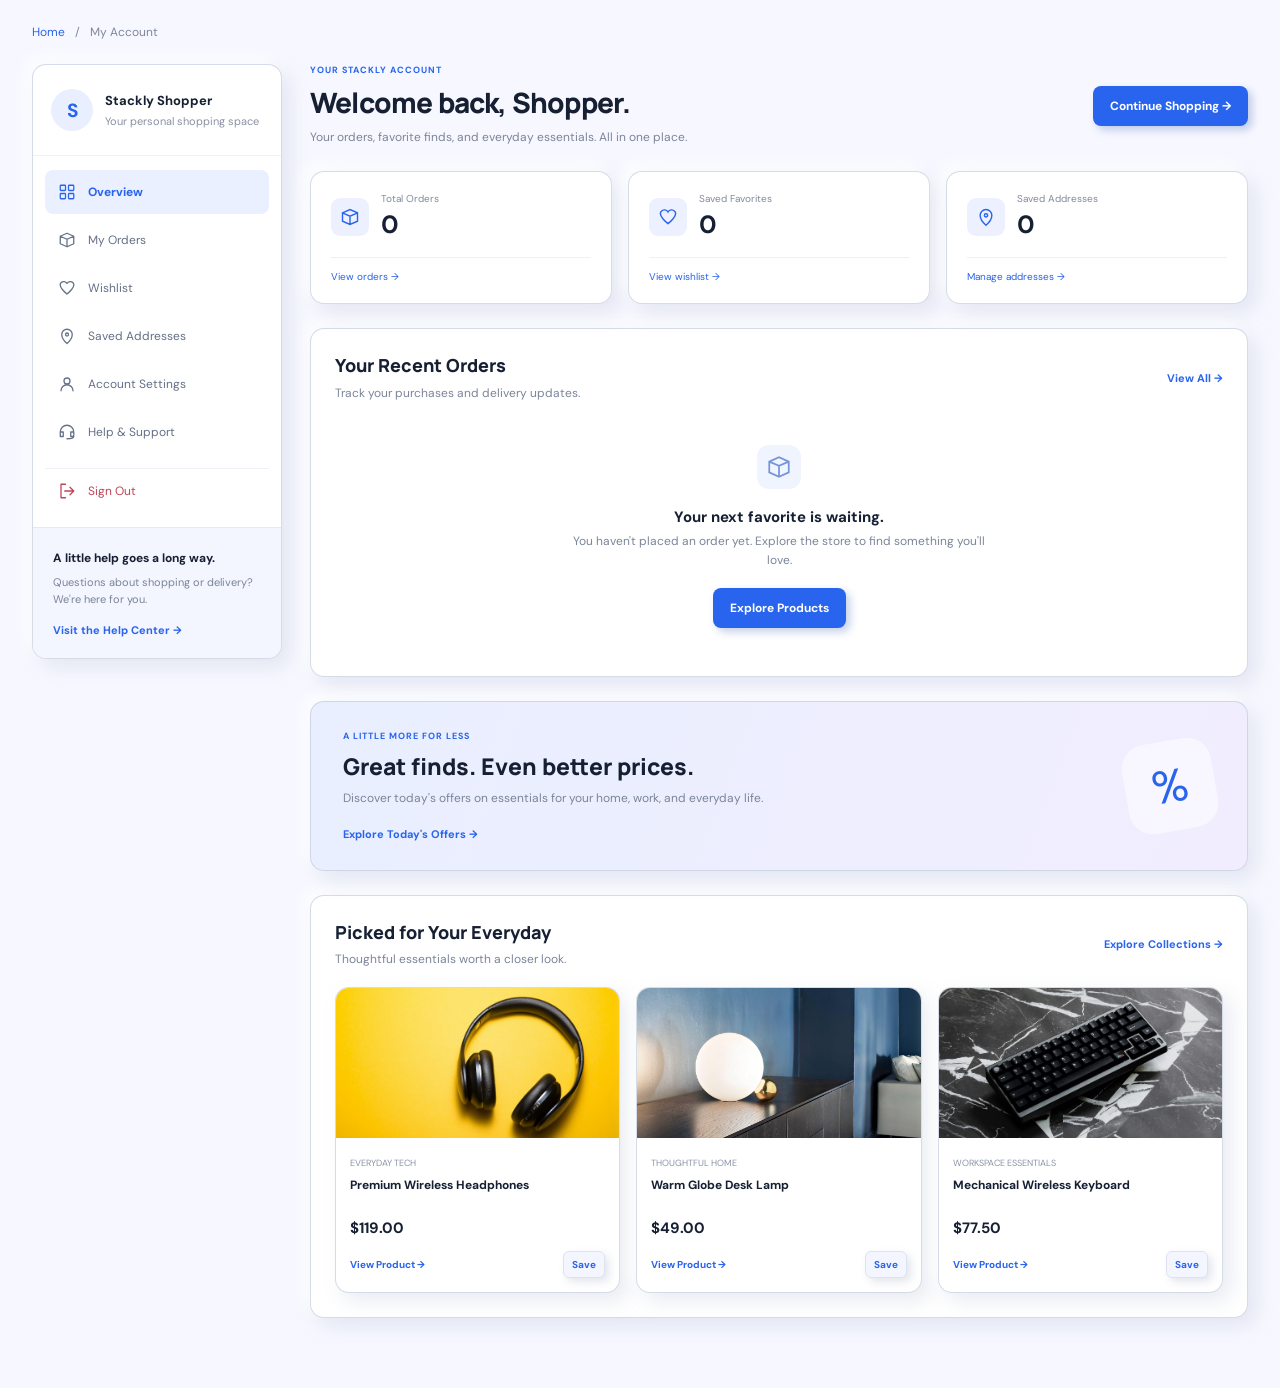
<file: dashboard.html>
<!doctype html><html lang="en"><head><meta charset="utf-8"><meta name="viewport" content="width=device-width,initial-scale=1"><title>My Account | Stackly</title><link rel="stylesheet" href="styles.css"><link rel="stylesheet" href="login.css"><link rel="stylesheet" href="dashboard.css"><link rel="stylesheet" href="assets/vendor/aos/aos.css">
<link rel="stylesheet" href="theme-effects.css">
<link rel="stylesheet" href="responsive.css">
</head><body class="login-page dashboard-page"><main class="dashboard-main"><div class="dashboard-shell"><div class="dashboard-breadcrumb"><a href="index.html#top">Home</a><span>/</span><span>My Account</span></div><div class="dashboard-layout"><aside class="dashboard-sidebar"><div class="dashboard-identity"><span class="dashboard-avatar">S</span><div><b id="sidebar-name">Stackly Shopper</b><small id="sidebar-email">Your personal shopping space</small></div></div><nav aria-label="Account navigation"><a class="dashboard-nav-link" href="#overview" data-panel="overview"><svg viewBox="0 0 24 24" aria-hidden="true"><rect x="3" y="3" width="7" height="7" rx="1"/><rect x="14" y="3" width="7" height="7" rx="1"/><rect x="3" y="14" width="7" height="7" rx="1"/><rect x="14" y="14" width="7" height="7" rx="1"/></svg>Overview</a><a class="dashboard-nav-link" href="#orders" data-panel="orders"><svg viewBox="0 0 24 24" aria-hidden="true"><path d="m3 7 9-4 9 4v10l-9 4-9-4V7Zm0 0 9 4 9-4M12 11v10"/></svg>My Orders</a><a class="dashboard-nav-link" href="#wishlist" data-panel="wishlist"><svg viewBox="0 0 24 24" aria-hidden="true"><path d="M20 5a5 5 0 0 0-8 1 5 5 0 0 0-8-1c-5 5 8 15 8 15S25 10 20 5Z"/></svg>Wishlist</a><a class="dashboard-nav-link" href="#addresses" data-panel="addresses"><svg viewBox="0 0 24 24" aria-hidden="true"><path d="M19 10c0 6-7 12-7 12S5 16 5 10a7 7 0 0 1 14 0Z"/><circle cx="12" cy="10" r="2"/></svg>Saved Addresses</a><a class="dashboard-nav-link" href="#profile" data-panel="profile"><svg viewBox="0 0 24 24" aria-hidden="true"><circle cx="12" cy="8" r="4"/><path d="M4 21a8 8 0 0 1 16 0"/></svg>Account Settings</a><a class="dashboard-nav-link" href="#support" data-panel="support"><svg viewBox="0 0 24 24" aria-hidden="true"><path d="M3 12a9 9 0 0 1 18 0M3 12v6h4v-6H3Zm14 0v6h4v-6h-4Zm4 6c0 3-5 3-9 3"/></svg>Help &amp; Support</a></nav><a class="dashboard-signout" href="login.html" id="sign-out"><svg viewBox="0 0 24 24" aria-hidden="true"><path d="M10 3H4v18h6M9 12h12m-5-5 5 5-5 5"/></svg>Sign Out</a><div class="sidebar-help"><b>A little help goes a long way.</b><p>Questions about shopping or delivery? We're here for you.</p><a href="#support" data-panel="support">Visit the Help Center &rarr;</a></div></aside><div class="dashboard-content"><section class="dashboard-panel" id="overview"><div class="dashboard-welcome"><div><span class="dashboard-eyebrow">YOUR STACKLY ACCOUNT</span><h1>Welcome back, <span id="welcome-name">Shopper</span>.</h1><p>Your orders, favorite finds, and everyday essentials. All in one place.</p></div><a class="dashboard-primary" href="shop.html">Continue Shopping &rarr;</a></div><div class="dashboard-stats"><a href="#orders" data-panel="orders"><svg viewBox="0 0 24 24" aria-hidden="true"><path d="m3 7 9-4 9 4v10l-9 4-9-4V7Zm0 0 9 4 9-4M12 11v10"/></svg><span><small>Total Orders</small><b>0</b></span><em>View orders &rarr;</em></a><a href="#wishlist" data-panel="wishlist"><svg viewBox="0 0 24 24" aria-hidden="true"><path d="M20 5a5 5 0 0 0-8 1 5 5 0 0 0-8-1c-5 5 8 15 8 15S25 10 20 5Z"/></svg><span><small>Saved Favorites</small><b class="wishlist-count">0</b></span><em>View wishlist &rarr;</em></a><a href="#addresses" data-panel="addresses"><svg viewBox="0 0 24 24" aria-hidden="true"><path d="M19 10c0 6-7 12-7 12S5 16 5 10a7 7 0 0 1 14 0Z"/><circle cx="12" cy="10" r="2"/></svg><span><small>Saved Addresses</small><b id="address-count">0</b></span><em>Manage addresses &rarr;</em></a></div><section class="dashboard-box"><div class="dashboard-section-head"><div><h2>Your Recent Orders</h2><p>Track your purchases and delivery updates.</p></div><a href="#orders" data-panel="orders">View All &rarr;</a></div><div class="dashboard-empty"><svg viewBox="0 0 24 24" aria-hidden="true"><path d="m3 7 9-4 9 4v10l-9 4-9-4V7Zm0 0 9 4 9-4M12 11v10"/></svg><h3>Your next favorite is waiting.</h3><p>You haven't placed an order yet. Explore the store to find something you'll love.</p><a href="shop.html" class="dashboard-primary">Explore Products</a></div></section><div class="dashboard-promo"><div><span class="dashboard-eyebrow">A LITTLE MORE FOR LESS</span><h2>Great finds. Even better prices.</h2><p>Discover today's offers on essentials for your home, work, and everyday life.</p><a href="offers.html">Explore Today's Offers &rarr;</a></div><span class="dashboard-promo-icon">%</span></div><section class="dashboard-box"><div class="dashboard-section-head"><div><h2>Picked for Your Everyday</h2><p>Thoughtful essentials worth a closer look.</p></div><a href="collections.html">Explore Collections &rarr;</a></div><div class="dashboard-products" id="recommendations"></div></section></section><section class="dashboard-panel dashboard-box" id="orders" hidden><div class="dashboard-section-head"><div><span class="dashboard-eyebrow">YOUR PURCHASES</span><h1>My Orders</h1><p>Keep track of your deliveries and purchases.</p></div></div><div class="dashboard-empty"><svg viewBox="0 0 24 24" aria-hidden="true"><path d="m3 7 9-4 9 4v10l-9 4-9-4V7Zm0 0 9 4 9-4M12 11v10"/></svg><h3>No orders yet</h3><p>Your orders will appear here when order services are connected.</p><a href="shop.html" class="dashboard-primary">Start Shopping</a></div></section><section class="dashboard-panel dashboard-box" id="wishlist" hidden><div class="dashboard-section-head"><div><span class="dashboard-eyebrow">YOUR FAVORITE FINDS</span><h1>My Wishlist</h1><p>Save the things you love for later.</p></div><a href="shop.html">Browse Products &rarr;</a></div><div id="wishlist-products" class="dashboard-products"></div></section><section class="dashboard-panel dashboard-box" id="addresses" hidden><div class="dashboard-section-head"><div><span class="dashboard-eyebrow">DELIVERY DETAILS</span><h1>Saved Addresses</h1><p>Keep your delivery information organized.</p></div></div><div id="saved-address" class="saved-address" hidden></div><form class="dashboard-form" id="address-form"><label>Full name<input name="name" autocomplete="name" required></label><label>Street address<input name="street" autocomplete="street-address" required></label><div class="dashboard-form-row"><label>City<input name="city" autocomplete="address-level2" required></label><label>State / Region<input name="region" autocomplete="address-level1" required></label></div><div class="dashboard-form-row"><label>Postal code<input name="postal" autocomplete="postal-code" required></label><label>Country<input name="country" autocomplete="country-name" required></label></div><button class="dashboard-primary" type="submit">Save Address</button></form></section><section class="dashboard-panel dashboard-box" id="profile" hidden><div class="dashboard-section-head"><div><span class="dashboard-eyebrow">MAKE IT YOURS</span><h1>Account Settings</h1><p>Update your shopping profile on this device.</p></div></div><form class="dashboard-form" id="profile-form"><label>Display name<input id="display-name" name="name" autocomplete="name" required></label><label>Email or mobile phone number<input id="profile-identifier" name="identifier" autocomplete="username" required></label><label class="dashboard-check"><input type="checkbox" name="updates">Send me updates about new arrivals and offers</label><button class="dashboard-primary" type="submit">Save Changes</button></form></section><section class="dashboard-panel dashboard-support-panel" id="support" hidden><div class="dashboard-section-head"><div><span class="dashboard-eyebrow">HERE TO HELP</span><h1>Help &amp; Support</h1><p>Find answers and get help without leaving your dashboard.</p></div></div><iframe class="dashboard-support-frame" src="customer-service.html?embedded=dashboard" title="Stackly Customer Service" loading="lazy"></iframe></section><p id="dashboard-status" class="dashboard-status" role="status" aria-live="polite"></p></div></div></div></main><script src="dashboard.js"></script><script src="assets/vendor/aos/aos.js"></script>
<script src="theme-effects.js"></script>
<script src="responsive.js"></script>
<script src="error-routes.js"></script>
</body></html>
</file>
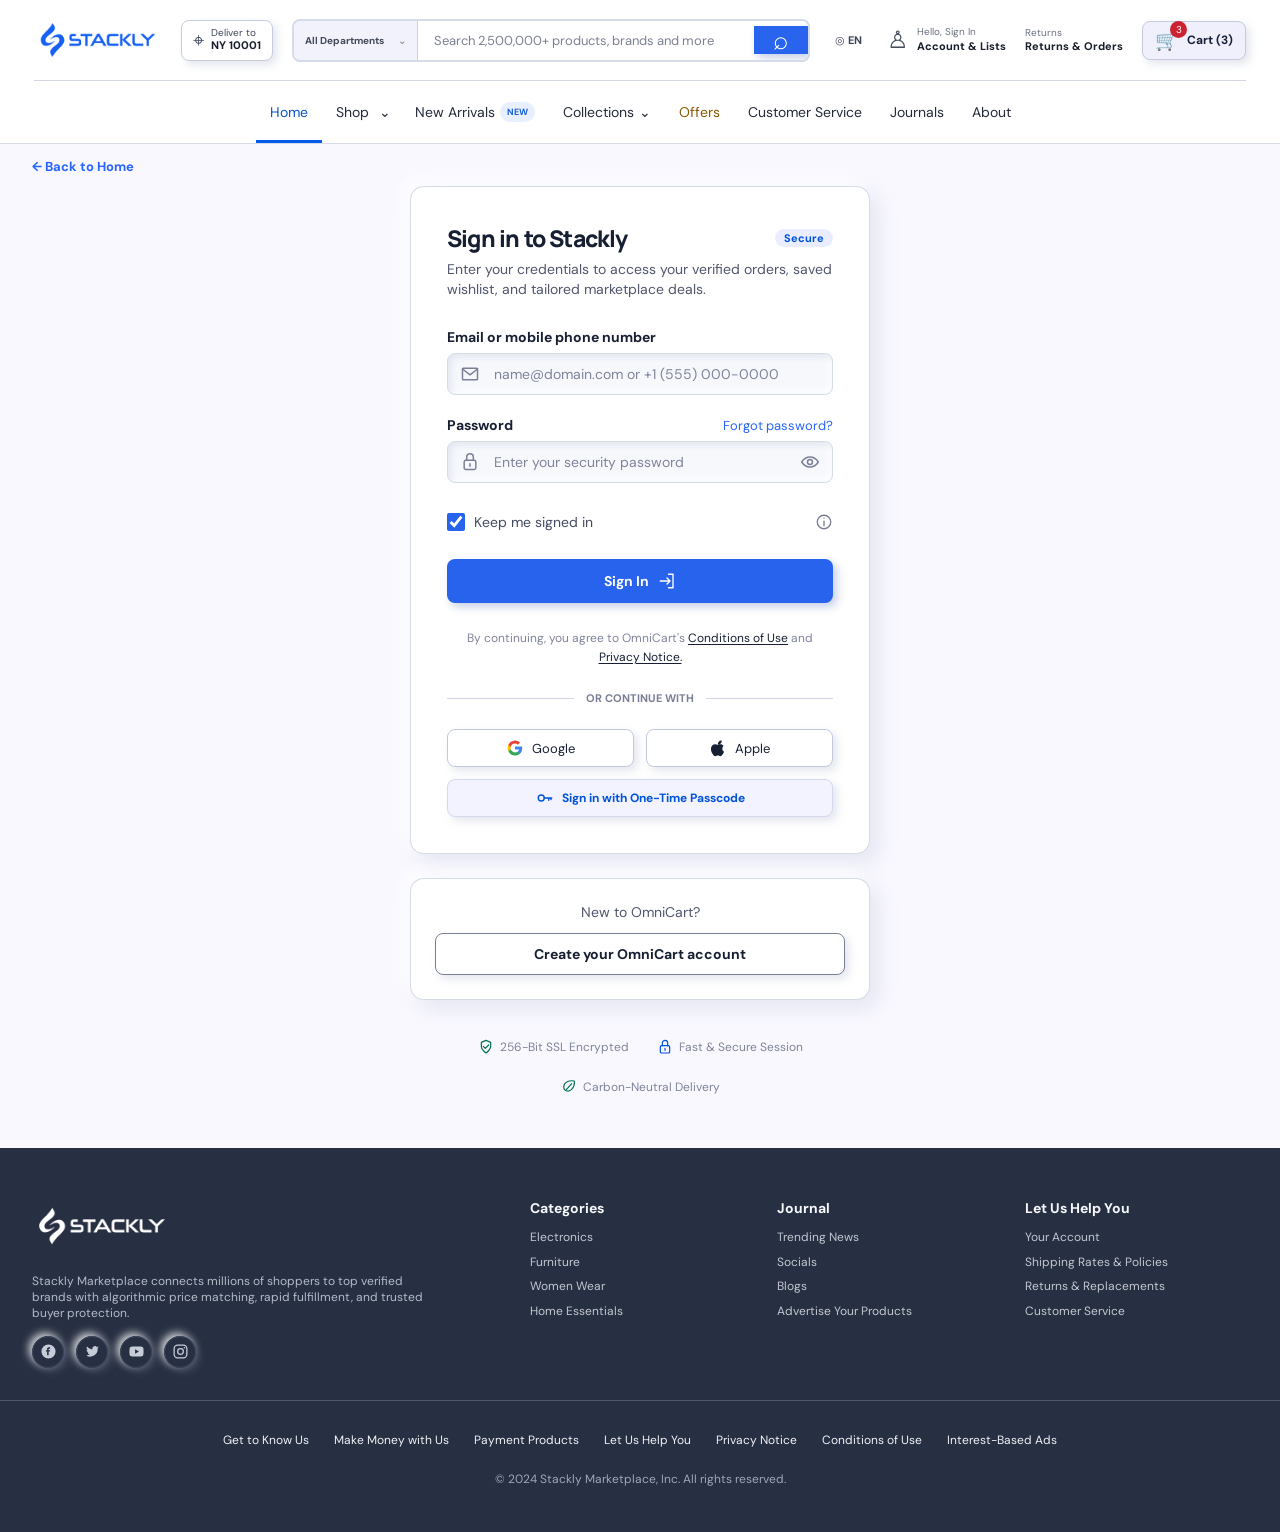
<file: login.html>
<!doctype html><html lang="en"><head><meta charset="utf-8"><meta name="viewport" content="width=device-width, initial-scale=1"><title>Sign in to Stackly</title><link rel="stylesheet" href="styles.css"><link rel="stylesheet" href="login.css"><link rel="stylesheet" href="assets/vendor/aos/aos.css">
<link rel="stylesheet" href="theme-effects.css">
<link rel="stylesheet" href="responsive.css">
</head><body class="login-page"><header class="topbar">
    <div class="header-main">
      <a class="logo" href="index.html#top" aria-label="Stackly home"><img class="stackly-brand-logo" src="collection-assets/stackly-whitish_blue-logo.webp" alt="Stackly" width="320" height="128"></a>
      <button class="delivery"><span class="pin">&#x2316;</span><span>Deliver to<br><b>NY 10001</b></span></button>
      <div class="search-wrap"><button class="departments" type="button">All Departments <span>&#x2304;</span></button><label class="search"><input aria-label="Search products" placeholder="Search 2,500,000+ products, brands and more" /><button class="search-submit" aria-label="Search">&#x2315;</button></label></div>
      <button class="locale" type="button">&#x25CE; EN</button>
      <a class="account" href="login.html" aria-label="Account and Lists"><span class="account-icon">&#x2659;</span><span>Hello, Sign In<br><b>Account &amp; Lists</b></span></a>
      <a class="returns" href="#orders">Returns<br><b>Returns &amp; Orders</b></a>
      <button class="cart"><span class="cart-icon">&#x1F6D2;<i>3</i></span><b>Cart (3)</b></button>
    </div>
    <nav class="main-nav"><a class="active" href="index.html#top">Home</a><div class="nav-menu"><a class="shop-link" href="shop.html">Shop</a><button class="shop-toggle" type="button" aria-label="Open catalog routes" aria-expanded="false" aria-controls="shop-dropdown"><span>&#x2304;</span></button><div class="shop-dropdown" id="shop-dropdown" hidden><p class="dropdown-label">CATALOG ROUTES</p><a class="dropdown-route" href="shop.html"><span class="route-icon route-blue">&#x25A6;</span><span><b>All Catalog</b><small>Over 120 curated categories</small></span></a><a class="dropdown-route" href="index.html#bestsellers"><span class="route-icon route-red">&#x2605;</span><span><b>Best Sellers <em>Hot</em></b><small>Top ranked across all departments</small></span></a><a class="dropdown-route" href="index.html#arrivals"><span class="route-icon route-gold">&#x26A1;</span><span><b>Flash Deals &amp; Discounts</b><small>Updated daily every 6 hours</small></span></a><a class="dropdown-route" href="index.html#arrivals"><span class="route-icon route-green">&#x25;</span><span><b>Clearance Outlet <em class="discount-tag">-70%</em></b><small>Final sale inventory liquidation</small></span></a><a class="dropdown-route" href="index.html#bundles"><span class="route-icon route-blue">&#x25A6;</span><span><b>Gift Guides &amp; Cards</b><small>Instant digital e-gifts &amp; packages</small></span></a></div></div><a href="arrivals.html">New Arrivals <em>NEW</em></a><div class="nav-menu collection-menu"><a class="collection-toggle" href="collections.html">Collections <span aria-hidden="true">&#x2304;</span></a><div class="collection-dropdown" id="collection-dropdown" hidden><div class="collection-grid"><a class="collection-card" href="index.html#bundles"><b>Minimalist Workspace</b><span>Clean walnut desks, monitor arms, &amp;<br> cable management.</span><div><em class="tag-save">Save 15%</em><strong>Browse 32 items &rarr;</strong></div></a><a class="collection-card" href="index.html#bundles"><b>Summer Holiday &amp; Travel</b><span>Ultra-light luggage, travel adaptors, UV<br> garments.</span><div><em class="tag-popular">Popular</em><strong>Browse 48 items &rarr;</strong></div></a><a class="collection-card" href="index.html#bundles"><b>Gamer Battlestation</b><span>OLED ultra-wides, mechanical<br> keyboards &amp; headsets.</span><div><em class="tag-tech">High Tech</em><strong>Browse 64 items &rarr;</strong></div></a><a class="collection-card" href="index.html#bundles"><b>Sustainable Living</b><span>Zero-waste refills, solar chargers &amp;<br> organic bamboo.</span><div><em class="tag-eco">Eco-Verified</em><strong>Browse 29 items &rarr;</strong></div></a></div><a class="collection-spotlight" href="index.html#feature-room"><span class="spotlight-icon">&#x2726;</span><span><b>Mid-Century Modern Living Room Spotlight</b><small>Curated teak tables, boucle armchairs, &amp; brass accent lamps.</small></span><strong>View Guide</strong></a></div></div><a class="offer-link" href="offers.html">Offers</a><a href="customer-service.html">Customer Service</a><a href="journals.html">Journals</a><a href="about.html">About</a></nav>
  </header><main class="login-main"><a class="account-back-home" href="index.html#top">&larr; Back to Home</a><div class="login-column"><section class="login-card" aria-labelledby="login-title"><div class="login-title-row"><h1 id="login-title">Sign in to Stackly</h1><span>Secure</span></div><p class="login-description">Enter your credentials to access your verified orders, saved wishlist, and tailored marketplace deals.</p><form data-error-route="true" id="login-form"><div class="login-field"><label for="login-identifier">Email or mobile phone number</label><div class="login-input"><svg class="" viewBox="0 0 24 24" aria-hidden="true"><rect x="3" y="5" width="18" height="14" rx="1"/><path d="m3 6 9 7 9-7"/></svg><input id="login-identifier" name="identifier" autocomplete="username" required placeholder="name@domain.com or +1 (555) 000-0000"></div></div><div class="login-field" id="password-field"><div class="login-label-row"><label for="login-password">Password</label><button type="button" class="login-text-button" id="forgot-password" data-error-route="true">Forgot password?</button></div><div class="login-input"><svg class="" viewBox="0 0 24 24" aria-hidden="true"><rect x="5" y="10" width="14" height="11" rx="2"/><path d="M8 10V6a4 4 0 0 1 8 0v4M12 14v3"/></svg><input type="password" id="login-password" name="password" autocomplete="current-password" required placeholder="Enter your security password"><button type="button" class="password-toggle" aria-label="Show password" aria-pressed="false"><svg class="" viewBox="0 0 24 24" aria-hidden="true"><path d="M2 12s4-6 10-6 10 6 10 6-4 6-10 6S2 12 2 12Z"/><circle cx="12" cy="12" r="3"/></svg></button></div></div><div class="login-remember"><label><input type="checkbox" id="remember-me" checked>Keep me signed in</label><span title="Keep this checked only on a device you trust." aria-label="Keep this checked only on a device you trust."><svg class="" viewBox="0 0 24 24" aria-hidden="true"><circle cx="12" cy="12" r="9"/><path d="M12 11v6M12 7h.01"/></svg></span></div><button class="login-submit" type="submit"><span>Sign In</span><svg class="" viewBox="0 0 24 24" aria-hidden="true"><path d="M14 3h6v18h-6M3 12h13m-4-4 4 4-4 4"/></svg></button><p class="login-status" id="login-status" role="status" aria-live="polite" hidden></p></form><p class="login-terms">By continuing, you agree to OmniCart's <a href="404.html" data-error-route="true">Conditions of Use</a> and <a href="404.html" data-error-route="true">Privacy Notice.</a></p><div class="login-divider"><span>OR CONTINUE WITH</span></div><div class="login-social"><button type="button" data-provider="Google"><svg viewBox="0 0 24 24" aria-hidden="true"><path fill="#4285f4" d="M21.6 12.2c0-.7-.1-1.4-.2-2.1H12v4h5.4a4.7 4.7 0 0 1-2 3.1v2.6h3.2c1.9-1.8 3-4.4 3-7.6Z"/><path fill="#34a853" d="M12 22c2.7 0 5-.9 6.6-2.4l-3.2-2.6c-.9.6-2 .9-3.4.9-2.6 0-4.8-1.8-5.6-4.1H3.1v2.6A10 10 0 0 0 12 22Z"/><path fill="#fbbc05" d="M6.4 13.8a6 6 0 0 1 0-3.6V7.6H3.1a10 10 0 0 0 0 8.8l3.3-2.6Z"/><path fill="#ea4335" d="M12 6.1c1.5 0 2.8.5 3.8 1.5l2.9-2.9A10 10 0 0 0 3.1 7.6l3.3 2.6A6 6 0 0 1 12 6.1Z"/></svg>Google</button><button type="button" data-provider="Apple"><svg viewBox="0 0 24 24" aria-hidden="true"><path fill="currentColor" d="M17 2c.1 1.6-.5 3-1.5 4-.9.9-2.3 1.5-3.6 1.4-.2-1.5.5-3 1.4-4C14.2 2.5 15.8 2 17 2Zm3.1 15.1c-.5 1.1-.7 1.6-1.3 2.6-.9 1.4-2.1 3.2-3.6 3.2-1.3 0-1.6-.9-3.4-.9-1.7 0-2.1.9-3.4.9-1.5 0-2.7-1.6-3.6-3-2.5-3.7-2.8-8.1-1.2-10.4 1.1-1.6 2.8-2.6 4.5-2.6 1.4 0 2.4.9 3.6.9 1.1 0 2-.9 3.7-.9 1.5 0 3 .8 4 2a5.2 5.2 0 0 0 .7 8.2Z"/></svg>Apple</button></div><button type="button" class="login-otp" id="login-otp"><svg class="" viewBox="0 0 24 24" aria-hidden="true"><circle cx="7" cy="12" r="4"/><path d="M11 12h10M17 12v3M20 12v2"/></svg><span>Sign in with One-Time Passcode</span></button></section><section class="login-create"><p>New to OmniCart?</p><a href="signup.html" id="create-account">Create your OmniCart account</a></section><div class="login-trust"><span><svg class="" viewBox="0 0 24 24" aria-hidden="true"><path d="m12 2 7 3v6c0 5-7 10-7 10S5 16 5 11V5l7-3Z"/><path d="m8 11 3 3 5-5"/></svg>256-Bit SSL Encrypted</span><span><svg class="" viewBox="0 0 24 24" aria-hidden="true"><rect x="5" y="10" width="14" height="11" rx="2"/><path d="M8 10V6a4 4 0 0 1 8 0v4M12 14v3"/></svg>Fast &amp; Secure Session</span><span><svg class="" viewBox="0 0 24 24" aria-hidden="true"><path d="M20 3C8 1 2 8 5 16c7 6 16-2 15-13ZM7 17l9-10"/></svg>Carbon-Neutral Delivery</span></div></div></main><footer class="footer">
    <div class="footer-main">
      <div class="footer-brand">
        <a class="footer-logo" href="index.html#top" aria-label="Stackly home"><img class="stackly-brand-logo" src="collection-assets/stackly-whitish_blue-logo.webp" alt="Stackly" width="320" height="128"></a>
        <p>Stackly Marketplace connects millions of shoppers to top verified<br class="footer-desktop-break"> brands with algorithmic price matching, rapid fulfillment, and trusted<br class="footer-desktop-break"> buyer protection.</p>
        <div class="footer-socials" aria-label="Social media">
          <a href="404.html" aria-label="Facebook"><svg viewBox="0 0 24 24" aria-hidden="true"><path d="M12 2a10 10 0 1 0 0 20 10 10 0 0 0 0-20Zm2.3 6.1h-1.5c-.5 0-.6.2-.6.7v1.3h2.1l-.3 2h-1.8v5.1h-2.2v-5.1H8.3v-2h1.7V8.6c0-1.8.9-2.7 2.9-2.7h1.4v2.2Z" fill="currentColor"/></svg></a>
          <a href="404.html" aria-label="Twitter"><svg viewBox="0 0 24 24" aria-hidden="true"><path d="M21 6.1a7.5 7.5 0 0 1-2.1.6 3.7 3.7 0 0 0 1.6-2 7.4 7.4 0 0 1-2.4.9 3.7 3.7 0 0 0-6.4 2.5c0 .3 0 .6.1.9a10.5 10.5 0 0 1-7.6-3.9 3.7 3.7 0 0 0 1.1 4.9 3.7 3.7 0 0 1-1.7-.5v.1c0 1.8 1.3 3.3 3 3.7a3.8 3.8 0 0 1-1.7.1 3.7 3.7 0 0 0 3.5 2.6A7.5 7.5 0 0 1 3 17.5 10.6 10.6 0 0 0 19.3 8c0-.2 0-.3-.1-.5A7.6 7.6 0 0 0 21 6.1Z" fill="currentColor"/></svg></a>
          <a href="404.html" aria-label="YouTube"><svg viewBox="0 0 24 24" aria-hidden="true"><path d="M21.6 7.2a2.5 2.5 0 0 0-1.8-1.8C18.2 5 12 5 12 5s-6.2 0-7.8.4a2.5 2.5 0 0 0-1.8 1.8A26 26 0 0 0 2 12a26 26 0 0 0 .4 4.8 2.5 2.5 0 0 0 1.8 1.8C5.8 19 12 19 12 19s6.2 0 7.8-.4a2.5 2.5 0 0 0 1.8-1.8A26 26 0 0 0 22 12a26 26 0 0 0-.4-4.8ZM10 15.2V8.8l5.5 3.2-5.5 3.2Z" fill="currentColor"/></svg></a>
          <a href="404.html" aria-label="Instagram"><svg viewBox="0 0 24 24" aria-hidden="true"><rect x="3" y="3" width="18" height="18" rx="5" fill="none" stroke="currentColor" stroke-width="1.8"/><circle cx="12" cy="12" r="4" fill="none" stroke="currentColor" stroke-width="1.8"/><circle cx="17.5" cy="6.8" r="1.1" fill="currentColor"/></svg></a>
        </div>
      </div>
      <div class="footer-column"><h3>Categories</h3><a href="#electronics">Electronics</a><a href="#furniture">Furniture</a><a href="#women-wear">Women Wear</a><a href="#home-essentials">Home Essentials</a></div>
      <div class="footer-column"><h3>Journal</h3><a href="#trending">Trending News</a><a href="#social">Socials</a><a href="#blogs">Blogs</a><a href="#advertise">Advertise Your Products</a></div>
      <div class="footer-column"><h3>Let Us Help You</h3><a href="login.html">Your Account</a><a href="#shipping">Shipping Rates &amp; Policies</a><a href="#returns">Returns &amp; Replacements</a><a href="customer-service.html">Customer Service</a></div>
    </div>
    <div class="footer-legal"><nav aria-label="Legal and company links"><a href="about.html">Get to Know Us</a><a href="#sell">Make Money with Us</a><a href="#payments">Payment Products</a><a href="#help">Let Us Help You</a><a href="404.html" data-error-route="true">Privacy Notice</a><a href="404.html" data-error-route="true">Conditions of Use</a><a href="#ads">Interest-Based Ads</a></nav><small>&copy; 2024 Stackly Marketplace, Inc. All rights reserved.</small></div>
  </footer><script src="login.js"></script><script src="assets/vendor/aos/aos.js"></script>
<script src="theme-effects.js"></script>
<script src="responsive.js"></script>
<script src="error-routes.js"></script>
</body></html>
</file>
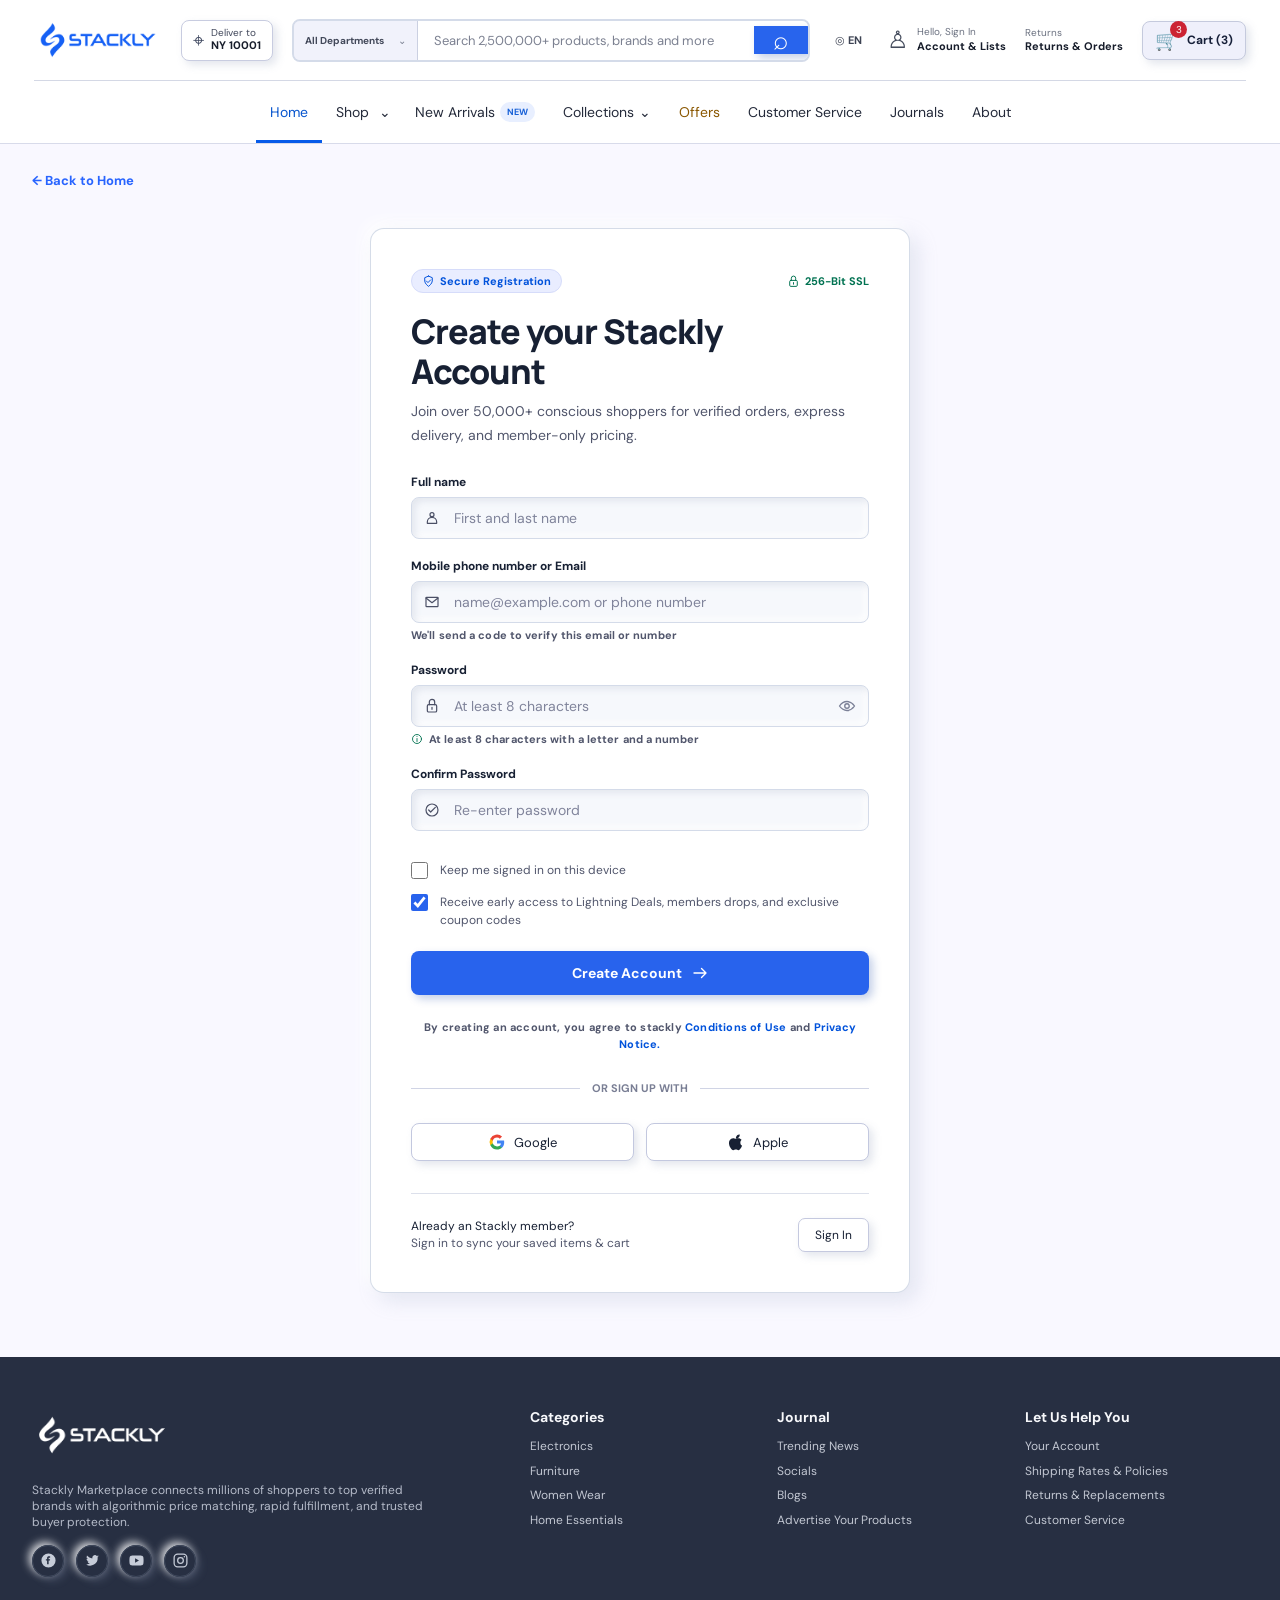
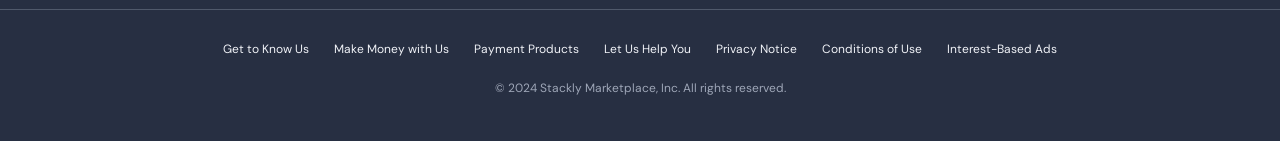
<file: signup.html>
<!doctype html><html lang="en"><head><meta charset="utf-8"><meta name="viewport" content="width=device-width,initial-scale=1"><title>Create your Stackly Account</title><link rel="stylesheet" href="styles.css"><link rel="stylesheet" href="login.css"><link rel="stylesheet" href="signup.css"><link rel="stylesheet" href="assets/vendor/aos/aos.css">
<link rel="stylesheet" href="theme-effects.css">
<link rel="stylesheet" href="responsive.css">
</head><body class="login-page signup-page"><header class="topbar">
    <div class="header-main">
      <a class="logo" href="index.html#top" aria-label="Stackly home"><img class="stackly-brand-logo" src="collection-assets/stackly-whitish_blue-logo.webp" alt="Stackly" width="320" height="128"></a>
      <button class="delivery"><span class="pin">&#x2316;</span><span>Deliver to<br><b>NY 10001</b></span></button>
      <div class="search-wrap"><button class="departments" type="button">All Departments <span>&#x2304;</span></button><label class="search"><input aria-label="Search products" placeholder="Search 2,500,000+ products, brands and more" /><button class="search-submit" aria-label="Search">&#x2315;</button></label></div>
      <button class="locale" type="button">&#x25CE; EN</button>
      <a class="account" href="login.html" aria-label="Account and Lists"><span class="account-icon">&#x2659;</span><span>Hello, Sign In<br><b>Account &amp; Lists</b></span></a>
      <a class="returns" href="#orders">Returns<br><b>Returns &amp; Orders</b></a>
      <button class="cart"><span class="cart-icon">&#x1F6D2;<i>3</i></span><b>Cart (3)</b></button>
    </div>
    <nav class="main-nav"><a class="active" href="index.html#top">Home</a><div class="nav-menu"><a class="shop-link" href="shop.html">Shop</a><button class="shop-toggle" type="button" aria-label="Open catalog routes" aria-expanded="false" aria-controls="shop-dropdown"><span>&#x2304;</span></button><div class="shop-dropdown" id="shop-dropdown" hidden><p class="dropdown-label">CATALOG ROUTES</p><a class="dropdown-route" href="shop.html"><span class="route-icon route-blue">&#x25A6;</span><span><b>All Catalog</b><small>Over 120 curated categories</small></span></a><a class="dropdown-route" href="index.html#bestsellers"><span class="route-icon route-red">&#x2605;</span><span><b>Best Sellers <em>Hot</em></b><small>Top ranked across all departments</small></span></a><a class="dropdown-route" href="index.html#arrivals"><span class="route-icon route-gold">&#x26A1;</span><span><b>Flash Deals &amp; Discounts</b><small>Updated daily every 6 hours</small></span></a><a class="dropdown-route" href="index.html#arrivals"><span class="route-icon route-green">&#x25;</span><span><b>Clearance Outlet <em class="discount-tag">-70%</em></b><small>Final sale inventory liquidation</small></span></a><a class="dropdown-route" href="index.html#bundles"><span class="route-icon route-blue">&#x25A6;</span><span><b>Gift Guides &amp; Cards</b><small>Instant digital e-gifts &amp; packages</small></span></a></div></div><a href="arrivals.html">New Arrivals <em>NEW</em></a><div class="nav-menu collection-menu"><a class="collection-toggle" href="collections.html">Collections <span aria-hidden="true">&#x2304;</span></a><div class="collection-dropdown" id="collection-dropdown" hidden><div class="collection-grid"><a class="collection-card" href="index.html#bundles"><b>Minimalist Workspace</b><span>Clean walnut desks, monitor arms, &amp;<br> cable management.</span><div><em class="tag-save">Save 15%</em><strong>Browse 32 items &rarr;</strong></div></a><a class="collection-card" href="index.html#bundles"><b>Summer Holiday &amp; Travel</b><span>Ultra-light luggage, travel adaptors, UV<br> garments.</span><div><em class="tag-popular">Popular</em><strong>Browse 48 items &rarr;</strong></div></a><a class="collection-card" href="index.html#bundles"><b>Gamer Battlestation</b><span>OLED ultra-wides, mechanical<br> keyboards &amp; headsets.</span><div><em class="tag-tech">High Tech</em><strong>Browse 64 items &rarr;</strong></div></a><a class="collection-card" href="index.html#bundles"><b>Sustainable Living</b><span>Zero-waste refills, solar chargers &amp;<br> organic bamboo.</span><div><em class="tag-eco">Eco-Verified</em><strong>Browse 29 items &rarr;</strong></div></a></div><a class="collection-spotlight" href="index.html#feature-room"><span class="spotlight-icon">&#x2726;</span><span><b>Mid-Century Modern Living Room Spotlight</b><small>Curated teak tables, boucle armchairs, &amp; brass accent lamps.</small></span><strong>View Guide</strong></a></div></div><a class="offer-link" href="offers.html">Offers</a><a href="customer-service.html">Customer Service</a><a href="journals.html">Journals</a><a href="about.html">About</a></nav>
  </header><main class="signup-main"><a class="account-back-home" href="index.html#top">&larr; Back to Home</a><section class="signup-card" aria-labelledby="signup-title"><div class="signup-security"><span><svg viewBox="0 0 24 24" aria-hidden="true"><path d="m12 2 7 3v6c0 5-7 10-7 10S5 16 5 11V5l7-3Z"/><path d="m8 11 3 3 5-5"/></svg>Secure Registration</span><b><svg viewBox="0 0 24 24" aria-hidden="true"><rect x="5" y="10" width="14" height="11" rx="2"/><path d="M8 10V6a4 4 0 0 1 8 0v4M12 14v3"/></svg>256-Bit SSL</b></div><h1 id="signup-title">Create your Stackly<br>Account</h1><p class="signup-intro">Join over 50,000+ conscious shoppers for verified orders, express delivery, and member-only pricing.</p><form id="signup-form"><div class="signup-field"><label for="full-name">Full name</label><div class="login-input"><svg viewBox="0 0 24 24" aria-hidden="true"><circle cx="12" cy="7" r="3"/><path d="M5 20v-2a7 7 0 0 1 14 0v2H5Z"/></svg><input id="full-name" name="full-name" type="text" autocomplete="name" placeholder="First and last name" required></div></div><div class="signup-field"><label for="signup-identifier">Mobile phone number or Email</label><div class="login-input"><svg viewBox="0 0 24 24" aria-hidden="true"><rect x="3" y="5" width="18" height="14" rx="1"/><path d="m3 6 9 7 9-7"/></svg><input id="signup-identifier" name="signup-identifier" type="text" autocomplete="username" placeholder="name@example.com or phone number" required aria-describedby="identifier-hint"></div><small id="identifier-hint">We'll send a code to verify this email or number</small></div><div class="signup-field"><label for="signup-password">Password</label><div class="login-input"><svg viewBox="0 0 24 24" aria-hidden="true"><rect x="5" y="10" width="14" height="11" rx="2"/><path d="M8 10V6a4 4 0 0 1 8 0v4M12 14v3"/></svg><input id="signup-password" name="signup-password" type="password" autocomplete="new-password" placeholder="At least 8 characters" required minlength="8" pattern="(?=.*[A-Za-z])(?=.*[0-9]).{8,}" aria-describedby="password-hint"><button type="button" class="password-toggle" aria-label="Show password" aria-pressed="false"><svg viewBox="0 0 24 24" aria-hidden="true"><path d="M2 12s4-6 10-6 10 6 10 6-4 6-10 6S2 12 2 12Z"/><circle cx="12" cy="12" r="3"/></svg></button></div><small id="password-hint"><svg viewBox="0 0 24 24" aria-hidden="true"><circle cx="12" cy="12" r="9"/><path d="M12 11v6M12 7h.01"/></svg>At least 8 characters with a letter and a number</small></div><div class="signup-field"><label for="confirm-password">Confirm Password</label><div class="login-input"><svg viewBox="0 0 24 24" aria-hidden="true"><circle cx="12" cy="12" r="9"/><path d="m7 12 3 3 7-7"/></svg><input id="confirm-password" name="confirm-password" type="password" autocomplete="new-password" placeholder="Re-enter password" required></div></div><div class="signup-preferences"><label><input type="checkbox" name="remember"> <span>Keep me signed in on this device</span></label><label><input type="checkbox" name="deals" checked> <span>Receive early access to Lightning Deals, members drops, and exclusive coupon codes</span></label></div><button type="submit" class="login-submit">Create Account <svg viewBox="0 0 24 24" aria-hidden="true"><path d="M4 12h16m-6-6 6 6-6 6"/></svg></button><p class="login-status" id="signup-status" role="status" aria-live="polite" hidden></p></form><p class="signup-terms">By creating an account, you agree to stackly <a href="404.html" data-error-route="true">Conditions of Use</a> and <a href="404.html" data-error-route="true">Privacy Notice.</a></p><div class="login-divider"><span>OR SIGN UP WITH</span></div><div class="login-social"><button type="button" data-provider="Google"><svg viewBox="0 0 24 24" aria-hidden="true"><path fill="#4285f4" d="M21.6 12.2c0-.7-.1-1.4-.2-2.1H12v4h5.4a4.7 4.7 0 0 1-2 3.1v2.6h3.2c1.9-1.8 3-4.4 3-7.6Z"/><path fill="#34a853" d="M12 22c2.7 0 5-.9 6.6-2.4l-3.2-2.6c-.9.6-2 .9-3.4.9-2.6 0-4.8-1.8-5.6-4.1H3.1v2.6A10 10 0 0 0 12 22Z"/><path fill="#fbbc05" d="M6.4 13.8a6 6 0 0 1 0-3.6V7.6H3.1a10 10 0 0 0 0 8.8l3.3-2.6Z"/><path fill="#ea4335" d="M12 6.1c1.5 0 2.8.5 3.8 1.5l2.9-2.9A10 10 0 0 0 3.1 7.6l3.3 2.6A6 6 0 0 1 12 6.1Z"/></svg>Google</button><button type="button" data-provider="Apple"><svg viewBox="0 0 24 24" aria-hidden="true"><path fill="currentColor" d="M17 2c.1 1.6-.5 3-1.5 4-.9.9-2.3 1.5-3.6 1.4-.2-1.5.5-3 1.4-4C14.2 2.5 15.8 2 17 2Zm3.1 15.1c-.5 1.1-.7 1.6-1.3 2.6-.9 1.4-2.1 3.2-3.6 3.2-1.3 0-1.6-.9-3.4-.9-1.7 0-2.1.9-3.4.9-1.5 0-2.7-1.6-3.6-3-2.5-3.7-2.8-8.1-1.2-10.4 1.1-1.6 2.8-2.6 4.5-2.6 1.4 0 2.4.9 3.6.9 1.1 0 2-.9 3.7-.9 1.5 0 3 .8 4 2a5.2 5.2 0 0 0 .7 8.2Z"/></svg>Apple</button></div><div class="signup-signin"><div><b>Already an Stackly member?</b><span>Sign in to sync your saved items &amp; cart</span></div><a href="login.html">Sign In</a></div></section></main><footer class="footer">
    <div class="footer-main">
      <div class="footer-brand">
        <a class="footer-logo" href="index.html#top" aria-label="Stackly home"><img class="stackly-brand-logo" src="collection-assets/stackly-whitish_blue-logo.webp" alt="Stackly" width="320" height="128"></a>
        <p>Stackly Marketplace connects millions of shoppers to top verified<br class="footer-desktop-break"> brands with algorithmic price matching, rapid fulfillment, and trusted<br class="footer-desktop-break"> buyer protection.</p>
        <div class="footer-socials" aria-label="Social media">
          <a href="404.html" aria-label="Facebook"><svg viewBox="0 0 24 24" aria-hidden="true"><path d="M12 2a10 10 0 1 0 0 20 10 10 0 0 0 0-20Zm2.3 6.1h-1.5c-.5 0-.6.2-.6.7v1.3h2.1l-.3 2h-1.8v5.1h-2.2v-5.1H8.3v-2h1.7V8.6c0-1.8.9-2.7 2.9-2.7h1.4v2.2Z" fill="currentColor"/></svg></a>
          <a href="404.html" aria-label="Twitter"><svg viewBox="0 0 24 24" aria-hidden="true"><path d="M21 6.1a7.5 7.5 0 0 1-2.1.6 3.7 3.7 0 0 0 1.6-2 7.4 7.4 0 0 1-2.4.9 3.7 3.7 0 0 0-6.4 2.5c0 .3 0 .6.1.9a10.5 10.5 0 0 1-7.6-3.9 3.7 3.7 0 0 0 1.1 4.9 3.7 3.7 0 0 1-1.7-.5v.1c0 1.8 1.3 3.3 3 3.7a3.8 3.8 0 0 1-1.7.1 3.7 3.7 0 0 0 3.5 2.6A7.5 7.5 0 0 1 3 17.5 10.6 10.6 0 0 0 19.3 8c0-.2 0-.3-.1-.5A7.6 7.6 0 0 0 21 6.1Z" fill="currentColor"/></svg></a>
          <a href="404.html" aria-label="YouTube"><svg viewBox="0 0 24 24" aria-hidden="true"><path d="M21.6 7.2a2.5 2.5 0 0 0-1.8-1.8C18.2 5 12 5 12 5s-6.2 0-7.8.4a2.5 2.5 0 0 0-1.8 1.8A26 26 0 0 0 2 12a26 26 0 0 0 .4 4.8 2.5 2.5 0 0 0 1.8 1.8C5.8 19 12 19 12 19s6.2 0 7.8-.4a2.5 2.5 0 0 0 1.8-1.8A26 26 0 0 0 22 12a26 26 0 0 0-.4-4.8ZM10 15.2V8.8l5.5 3.2-5.5 3.2Z" fill="currentColor"/></svg></a>
          <a href="404.html" aria-label="Instagram"><svg viewBox="0 0 24 24" aria-hidden="true"><rect x="3" y="3" width="18" height="18" rx="5" fill="none" stroke="currentColor" stroke-width="1.8"/><circle cx="12" cy="12" r="4" fill="none" stroke="currentColor" stroke-width="1.8"/><circle cx="17.5" cy="6.8" r="1.1" fill="currentColor"/></svg></a>
        </div>
      </div>
      <div class="footer-column"><h3>Categories</h3><a href="#electronics">Electronics</a><a href="#furniture">Furniture</a><a href="#women-wear">Women Wear</a><a href="#home-essentials">Home Essentials</a></div>
      <div class="footer-column"><h3>Journal</h3><a href="#trending">Trending News</a><a href="#social">Socials</a><a href="#blogs">Blogs</a><a href="#advertise">Advertise Your Products</a></div>
      <div class="footer-column"><h3>Let Us Help You</h3><a href="login.html">Your Account</a><a href="#shipping">Shipping Rates &amp; Policies</a><a href="#returns">Returns &amp; Replacements</a><a href="customer-service.html">Customer Service</a></div>
    </div>
    <div class="footer-legal"><nav aria-label="Legal and company links"><a href="about.html">Get to Know Us</a><a href="#sell">Make Money with Us</a><a href="#payments">Payment Products</a><a href="#help">Let Us Help You</a><a href="404.html" data-error-route="true">Privacy Notice</a><a href="404.html" data-error-route="true">Conditions of Use</a><a href="#ads">Interest-Based Ads</a></nav><small>&copy; 2024 Stackly Marketplace, Inc. All rights reserved.</small></div>
  </footer><script src="signup.js"></script><script src="assets/vendor/aos/aos.js"></script>
<script src="theme-effects.js"></script>
<script src="responsive.js"></script>
<script src="error-routes.js"></script>
</body></html>
</file>
<file: styles.css>
:root{font-family:'DM Sans',sans-serif;color:#f4f6fb;background:#070c16;font-synthesis:none;text-rendering:optimizeLegibility;--bg:#070c16;--panel:#101726;--panel2:#121b2b;--line:#202b40;--muted:#8995a8;--blue:#2764ee;--orange:#ffac16;--white:#f7f8fb}*{box-sizing:border-box}html{scroll-behavior:smooth}body{margin:0;background:radial-gradient(ellipse at 50% -12%,#11203c 0,transparent 34%),var(--bg);font-size:14px}a{color:inherit;text-decoration:none}button,input{font:inherit}.shell{width:min(1180px,calc(100% - 56px));margin-left:auto;margin-right:auto}.topbar{height:72px;max-width:1280px;padding:0 34px;margin:auto;display:flex;align-items:center;gap:32px;border-bottom:1px solid #172031}.logo{font-family:Manrope,sans-serif;font-size:23px;font-weight:800;letter-spacing:-1.3px;white-space:nowrap}.logo-mark{display:inline-grid;place-items:center;margin-right:8px;width:28px;height:28px;border-radius:9px;color:white;background:linear-gradient(145deg,#5594ff,#2458de);font-size:17px}.logo-dot{color:#72a1ff}.main-nav{display:flex;gap:27px;height:100%;align-items:center}.main-nav a{font-size:12px;color:#9ca7b9}.main-nav a.active{color:#fff}.main-nav a.active:after{content:'';height:2px;background:#4380ff;display:block;position:relative;top:26px}.search{height:36px;max-width:350px;flex:1;display:flex;align-items:center;padding:0 10px;gap:8px;background:#0f1725;border:1px solid #1d293c;border-radius:8px;color:#78859a}.search>span{font-size:24px;line-height:1}.search input{width:100%;min-width:0;border:0;outline:0;background:transparent;color:white;font-size:11px}.search kbd{font-size:9px;white-space:nowrap;border:1px solid #28354a;border-radius:4px;padding:3px 5px}.header-actions{display:flex;gap:13px;align-items:center;margin-left:auto}.icon-btn,.avatar{position:relative;width:30px;height:30px;border:1px solid #1c293d;background:#111a29;color:#dbe3f0;border-radius:8px;font-size:17px}.bag i{position:absolute;top:-5px;right:-5px;background:#2764ee;color:white;font-style:normal;font-size:8px;border-radius:50%;width:14px;height:14px;display:grid;place-items:center}.avatar{border-radius:50%;background:#e0b692;color:#37251d;font-size:12px;font-weight:700}.hero{position:relative;min-height:400px;margin-top:25px;padding:34px 42px 56px;border:1px solid #33435e;border-radius:13px;background:linear-gradient(115deg,#172337 0%,#131f34 53%,#0a1220 100%);box-shadow:0 16px 45px #0007;display:grid;grid-template-columns:1.05fr .95fr;overflow:hidden}.hero:before{content:'';position:absolute;right:20%;top:-145px;width:420px;height:420px;border-radius:50%;background:#28446e26;filter:blur(30px)}.hero-copy{position:relative;z-index:1;align-self:center;max-width:520px}.eyebrow,.small-cap{display:inline-flex;align-items:center;gap:6px;padding:5px 9px;border-radius:99px;background:#54232a;color:#ff8f8f;font-size:8px;font-weight:800;letter-spacing:.4px}.live-dot{display:inline-block;width:6px;height:6px;background:#4cda98;border-radius:50%;box-shadow:0 0 9px #4cda98}.hero-kicker{margin:17px 0 6px;color:#a4b4ce;font-size:12px}.hero h1{font:800 clamp(29px,3.1vw,43px)/1.11 Manrope,sans-serif;letter-spacing:-1.8px;margin:0}.hero h1 span{color:#ffb11d}.hero-sub{max-width:440px;font-size:11px;line-height:1.8;color:#a4aec0}.countdown{display:flex;align-items:center;gap:7px;margin:18px 0}.countdown>span{font-size:9px;color:#9ca9bd;margin-right:5px}.countdown b{background:#253249;padding:7px 9px;border-radius:6px;font-size:15px;line-height:1}.countdown small{display:block;font-size:6px;color:#a3b1c5;margin-top:3px;text-align:center}.button-row{display:flex;gap:10px}.btn{border:0;border-radius:6px;padding:10px 14px;display:inline-flex;justify-content:center;align-items:center;gap:10px;font-size:10px;font-weight:700;cursor:pointer}.btn-orange{background:#ffad17;color:#201508}.btn-orange:hover{background:#ffc044;transform:translateY(-1px)}.btn-ghost{background:#2c394d;color:#fff}.btn-blue{background:#2863eb;color:white}.trust-row{display:flex;gap:18px;margin-top:19px;color:#abb7c9;font-size:8px}.hero-art{position:relative;min-height:280px;border:1px solid #314059;border-radius:10px;overflow:hidden;background:#101827}.hero-image{position:absolute;inset:0;background:linear-gradient(0deg,#101726 0%,transparent 48%),url('https://images.unsplash.com/photo-1505740420928-5e560c06d30e?auto=format&fit=crop&w=1100&q=90') center 42%/cover}.hero-image:after{content:'';position:absolute;inset:0;background:linear-gradient(90deg,#101726aa,transparent 55%)}.floating-product{position:absolute;bottom:22px;left:19px;right:19px;border:1px solid #e2e8f0;background:#f3f5fa;color:#182235;border-radius:7px;padding:9px 11px}.tag-blue{display:block;font-size:7px;color:#3265df;font-weight:800;margin-bottom:4px}.product-inline{display:flex;align-items:center;justify-content:space-between}.product-inline b,.product-inline span,.product-inline strong{display:block}.product-inline b{font-size:10px}.product-inline span{font-size:8px;color:#d39a00;margin:3px 0}.product-inline strong{font-size:10px}.product-inline del{font-size:8px;color:#8a92a1}.product-inline em{font-size:7px;font-style:normal;color:#11a875}.product-inline button{width:25px;height:25px;background:#2863eb;color:white;border:0;border-radius:5px}.hero-orbit{position:absolute;border:1px solid #84aaff50;border-radius:50%;width:280px;height:280px;right:-40px;top:-95px;transform:rotate(-28deg)}.orbit-two{width:350px;height:350px;right:-70px;top:-125px}.hero-caption{position:absolute;right:16px;top:14px;color:#a9b6ca;font-size:7px;letter-spacing:1px}.hero-bottom{position:absolute;bottom:0;left:0;right:0;height:39px;padding:0 22px;border-top:1px solid #2c3a50;display:flex;justify-content:space-between;align-items:center;font-size:8px;color:#aab6c7}.hero-bottom b{color:#ffba32}.section{margin-top:53px}.section-head{display:flex;justify-content:space-between;align-items:flex-end;margin-bottom:17px;gap:20px}.section-head h2,.feature h2{font:800 22px/1.2 Manrope,sans-serif;letter-spacing:-.5px;margin:0}.section-label{font-size:7px;letter-spacing:1.2px;color:#8290a7;margin:0 0 6px;font-weight:800}.muted{font-size:10px;line-height:1.5;color:#8995a8;margin:5px 0 0}.text-link{display:inline-flex;align-items:center;gap:7px;color:#77a5ff;font-size:9px;font-weight:700;white-space:nowrap}.text-link.green{color:#41d6a0}.title-with-dot{display:flex;align-items:center;gap:9px}.title-with-dot>span:first-child{width:4px;height:22px;border-radius:4px;background:#4381ff}.title-with-dot .red{background:#f36a61}.pill-new{display:inline-flex;padding:4px 7px;background:#1c315a;color:#87abff;border:1px solid #294880;border-radius:10px;font-size:7px;font-weight:700}.title-with-dot .pill-new{width:auto;height:auto}.category-grid{display:grid;grid-template-columns:repeat(6,1fr);gap:10px}.category{padding:17px 10px 14px;border:1px solid #263249;border-radius:8px;background:#111a29;text-align:center;transition:.18s}.category:hover,.department:hover{transform:translateY(-3px);border-color:#527fdc}.category-icon{display:grid;place-items:center;width:33px;height:33px;margin:0 auto 9px;border-radius:10px;background:#eaf0ff;color:#2863e9;font-size:16px}.category b{display:block;font-size:9px}.category small{display:block;margin-top:4px;color:#8390a3;font-size:7px}.product-grid{display:grid;grid-template-columns:repeat(4,1fr);gap:12px}.product-card{position:relative;border:1px solid #263249;background:#111a29;border-radius:9px;overflow:hidden;transition:transform .18s,border-color .18s}.product-card:hover{transform:translateY(-3px);border-color:#4d75c3}.product-media{position:relative;aspect-ratio:1.17/1;background:#202a3a;overflow:hidden}.product-media img{width:100%;height:100%;object-fit:cover;display:block;transition:transform .35s}.product-card:hover .product-media img{transform:scale(1.04)}.product-badge{position:absolute;top:8px;left:8px;padding:4px 6px;border-radius:4px;background:#2764ee;color:white;font-size:7px;font-weight:800}.product-badge.orange{background:#ffad17;color:#211608}.favorite{position:absolute;right:8px;top:8px;width:25px;height:25px;border:1px solid #ffffff40;background:#101726b5;color:#fff;border-radius:50%;cursor:pointer}#trending-products .product-card{background:#fff;border:1px solid #dfe4ef;border-radius:14px;box-shadow:0 2px 10px rgba(17,24,39,.06)}#trending-products .product-card .product-media{background:#f4f1eb}#trending-products .product-card .product-badge{top:12px;left:12px;padding:5px 9px;border-radius:6px;background:#d92f2f;color:#fff;font-size:10px;font-weight:800;letter-spacing:.02em}#trending-products .product-card .favorite{top:11px;right:11px;background:#fff;color:#2a3250;border:0;box-shadow:0 2px 8px rgba(15,23,42,.12)}#trending-products .product-card .product-info{padding:14px 14px 15px}#trending-products .product-card .product-category{color:#6c7685;font-size:10px;font-weight:600}#trending-products .product-card .product-info h3{margin:8px 0 7px;min-height:42px;color:#1a2433;font-size:18px;line-height:1.3;font-weight:700}#trending-products .product-card .stars{display:flex;align-items:center;gap:6px;color:#f5b116;font-size:11px;line-height:1}#trending-products .product-card .stars span{color:#6d7786;font-weight:600}#trending-products .product-card .price-row{display:flex;align-items:center;gap:7px;flex-wrap:wrap;margin-top:10px}#trending-products .product-card .price-row .price{font-size:18px;color:#121b2d;font-weight:800}#trending-products .product-card .price-row .old-price{font-size:11px;color:#8e98aa;text-decoration:line-through}#trending-products .product-card .price-row .discount{font-size:10px;color:#0e8f65;font-weight:700}#trending-products .product-card .product-footer{display:flex;align-items:center;justify-content:space-between;margin-top:12px;padding-top:10px;border-top:1px solid #e9edf5}#trending-products .product-card .shipping{font-size:10px;color:#495869;font-weight:600}#trending-products .product-card .add-button{padding:8px 14px;border:0;border-radius:8px;background:#1b63e6;color:#fff;font-weight:700;cursor:pointer}.product-info{font-size:7px;color:#92a0b5}.product-info h3{font-size:10px;line-height:1.4;margin:4px 0 6px;min-height:28px;color:#f3f5f8}.stars{font-size:8px;color:#ffc03f}.stars span{color:#8490a2}.price-row{display:flex;align-items:center;gap:6px;margin:5px 0}.price{font-size:12px;font-weight:800}.old-price{font-size:8px;color:#788496;text-decoration:line-through}.discount{font-size:7px;color:#54d7a6;font-weight:700}.product-footer{display:flex;justify-content:space-between;align-items:center}.shipping{font-size:7px;color:#7fc8aa}.add-button{background:#2863eb;color:#fff;border:0;border-radius:4px;padding:5px 8px;font-size:8px;font-weight:700;cursor:pointer}.bestsellers{margin-top:53px;padding:23px;border:1px solid #2d3d59;border-radius:12px;background:linear-gradient(135deg,#131e30,#111b2a)}.bestsellers .section-head{margin-bottom:15px}.bestsellers .product-media{aspect-ratio:1.35/1}.tabs{display:flex;gap:6px}.tabs button{border:1px solid #2d3b52;background:#111a29;color:#9eabc0;border-radius:6px;padding:6px 9px;font-size:8px}.tabs button.selected{color:#fff;border-color:#4880ff;background:#1c3157}.promo-row{display:grid;grid-template-columns:1fr 1fr;gap:14px;margin-top:40px}.promo{min-height:162px;padding:21px;position:relative;overflow:hidden;display:flex;align-items:center;justify-content:space-between;border-radius:11px;border:1px solid #31405a}.promo h3{font:800 17px Manrope,sans-serif;margin:9px 0 5px}.promo p{max-width:300px;font-size:9px;line-height:1.5;color:#bbc4d0;margin:0 0 11px}.promo .small-cap{background:transparent;padding:0;color:#84aaff;font-size:7px}.credit{background:linear-gradient(115deg,#111d35,#172e57)}.join{background:linear-gradient(115deg,#fffdf4,#fff7df);color:#263145}.join p{color:#707a89}.join .small-cap{color:#9b7321}.join .btn{font-size:8px;padding:8px 10px}.credit-card{position:relative;width:132px;height:82px;flex-shrink:0;padding:12px;border-radius:9px;transform:rotate(8deg);background:linear-gradient(145deg,#5799ff,#1550d0);box-shadow:0 12px 22px #0005;color:white;font-size:8px}.credit-card span,.credit-card strong,.credit-card i,.credit-card b{display:block}.credit-card strong{font-size:11px;margin:8px 0}.credit-card i{font-size:7px;font-style:normal}.credit-card b{position:absolute;right:10px;bottom:8px;font-size:10px}.vip-icon{width:59px;height:59px;border:2px solid #ffad17;color:#d78600;border-radius:50%;display:grid;place-items:center;font-size:30px;flex-shrink:0}.department-grid{display:grid;grid-template-columns:repeat(3,1fr);gap:10px}.department{padding:12px;display:flex;gap:11px;align-items:flex-start;border:1px solid #263249;background:#111a29;border-radius:8px;transition:.18s}.department .category-icon{margin:0;width:29px;height:29px;flex-shrink:0;font-size:13px}.department b{font-size:9px}.department small{display:block;color:#8995a8;font-size:7px;margin:3px 0 7px}.chips{display:flex;flex-wrap:wrap;gap:4px}.chips span{padding:3px 5px;background:#1a2638;border-radius:4px;font-size:7px;color:#b3bfd0}.bundle-grid{display:grid;grid-template-columns:repeat(4,1fr);gap:12px}.bundle-card{overflow:hidden;border:1px solid #263249;background:#111a29;border-radius:9px}.bundle-card>img{width:100%;height:130px;display:block;object-fit:cover}.bundle-body{padding:11px}.bundle-body .pill-new{background:#153a32;border-color:#1c614d;color:#80e8bb}.bundle-body h3{font-size:11px;margin:7px 0 4px}.bundle-body p{font-size:8px;color:#929fb2;line-height:1.5;margin:0;min-height:35px}.bundle-bottom{display:flex;justify-content:space-between;align-items:center;margin-top:8px}.bundle-bottom b{font-size:12px}.bundle-bottom del{font-size:7px;color:#8591a2}.bundle-bottom a{font-size:8px;color:#80a9ff;font-weight:700}.feature{margin-top:52px;padding:20px;border:1px solid #2c3b55;border-radius:12px;background:#111a29}.feature-head{display:flex;justify-content:space-between;align-items:center;margin-bottom:14px}.feature h2{font-size:18px}.feature .btn{font-size:8px;padding:8px 10px}.room{position:relative;height:350px;overflow:hidden;border-radius:8px;background:#b8ad98 url('https://images.unsplash.com/photo-1600210492486-724fe5c67fb0?auto=format&fit=crop&w=1800&q=90') center 56%/cover}.room:after{content:'';position:absolute;inset:50% 0 0;background:linear-gradient(0deg,#111a29a6,transparent)}.hotspot{position:absolute;z-index:1;width:22px;height:22px;background:#3373ed;border:2px solid #fff;border-radius:50%;display:grid;place-items:center;font-size:10px;cursor:pointer;box-shadow:0 2px 8px #0006}.hotspot label{display:none;position:absolute;left:27px;white-space:nowrap;background:white;color:#20283a;padding:7px;border-radius:5px;font-size:8px}.hotspot:hover label{display:block}.spot-a{left:29%;top:61%}.spot-b{left:57%;top:71%}.spot-c{right:20%;top:47%;background:#ed9a18}.room-badge{position:absolute;bottom:14px;left:17px;color:white;font-size:8px;font-weight:800;z-index:2;letter-spacing:1px}.room-badge span{display:block;margin-top:4px;font-weight:400;letter-spacing:0;color:#d9e0e9}.brand-section{margin-top:48px}.brands{display:grid;grid-template-columns:repeat(7,1fr);gap:9px}.brand{padding:14px 8px;background:#101827;border:1px solid #263249;border-radius:7px;text-align:center}.brand b{font:800 14px Manrope,sans-serif;letter-spacing:1px}.brand small{display:block;color:#8290a3;font-size:7px;margin-top:5px}.story{margin-top:41px;padding:23px;display:grid;grid-template-columns:1fr 1fr;gap:20px;align-items:center;background:#111a29;border:1px solid #2a3952;border-radius:12px}.story-copy{padding:7px 9px}.story-copy h2{font:800 23px/1.25 Manrope,sans-serif;letter-spacing:-.5px;margin:12px 0}.story-copy p{font-size:10px;line-height:1.7;color:#9aa6b8}.story-meta{display:flex;align-items:center;gap:12px;margin-top:17px}.story-meta span{font-size:8px;color:#99a5b8}.story-images{display:grid;grid-template-columns:1fr 1fr;gap:10px}.story-images>div{padding:5px 5px 9px;border-radius:8px;background:#1c2738}.story-images img{width:100%;height:185px;object-fit:cover;border-radius:5px;display:block;margin-bottom:9px}.story-images b,.story-images small{display:block;padding:0 5px}.story-images b{font-size:8px}.story-images small{font-size:7px;color:#9ba7b9;margin-top:4px}.reviews .rating{font-size:8px;color:#aab4c3;white-space:nowrap}.rating b{color:#68ddaa;background:#14392f;border-radius:4px;padding:5px 7px}.review-grid{display:grid;grid-template-columns:repeat(3,1fr);gap:12px}.review{padding:13px;border:1px solid #27354c;border-radius:8px;background:#111a29}.review .stars{font-size:10px}.review h3{font-size:10px;margin:8px 0 5px}.review p{font-size:8px;line-height:1.6;color:#a0acbd;margin:0;min-height:40px}.review-bottom{border-top:1px solid #263247;margin-top:10px;padding-top:9px;display:flex;justify-content:space-between;font-size:7px;color:#8794a8}.review-bottom b{color:#75d8ac}.social-grid{display:grid;grid-template-columns:repeat(4,1fr);gap:10px}.social-grid img{display:block;width:100%;aspect-ratio:1/1;object-fit:cover;border-radius:8px;border:1px solid #2b3a53;transition:transform .2s}.social-grid img:hover{transform:scale(1.025)}.ig{color:#df739a}.newsletter{margin-top:42px;padding:3px;border:1px solid #4c73b8;border-radius:12px;background:linear-gradient(135deg,#071636,#093da9 55%,#0c58d8);box-shadow:0 12px 45px #064cc238}.newsletter-inner{min-height:240px;padding:35px 20px 29px;border:1px solid #3772dd;border-radius:9px;background:radial-gradient(ellipse at 50% 10%,#347df34d,transparent 55%);text-align:center;display:flex;flex-direction:column;align-items:center}.welcome{font-size:7px;background:#ffd046;color:#452e00;padding:5px 9px;border-radius:10px;font-weight:800}.newsletter .section-label{margin:13px 0 6px;color:#a9c4ff}.newsletter h2{font:800 25px Manrope,sans-serif;margin:0}.newsletter p:not(.section-label){font-size:9px;color:#c2d3f4;max-width:430px;line-height:1.6}.newsletter form{display:flex;gap:7px;margin-top:8px}.newsletter input{width:260px;padding:10px 12px;border-radius:5px;border:1px solid #dce6f6;outline:0;font-size:9px}.newsletter .btn{font-size:9px;padding:0 15px}.newsletter small{max-width:400px;color:#a9bfec;font-size:7px;margin-top:12px;line-height:1.4}.footer{min-height:75px;display:flex;align-items:center;justify-content:space-between;color:#7f8ba0;font-size:8px}.footer .logo{font-size:16px;color:#eef3fd}.footer .logo-mark{width:22px;height:22px;font-size:13px;border-radius:7px}.toast{position:fixed;bottom:20px;left:50%;z-index:20;transform:translate(-50%,20px);opacity:0;pointer-events:none;padding:11px 16px;border:1px solid #314264;border-radius:8px;background:#192740;color:white;font-size:11px;box-shadow:0 9px 30px #0008;transition:.2s}.toast.show{opacity:1;transform:translate(-50%,0)}.sr-only{position:absolute;width:1px;height:1px;padding:0;margin:-1px;overflow:hidden;clip:rect(0,0,0,0);white-space:nowrap;border:0}
@media(min-width:1400px){.shell{width:min(1260px,calc(100% - 80px))}.hero{min-height:430px}.hero-art{min-height:315px}.room{height:400px}}
@media(max-width:900px){.shell{width:calc(100% - 36px)}.topbar{padding:0 18px;gap:18px}.main-nav{gap:15px}.search{max-width:260px}.hero{padding:27px 27px 56px;min-height:365px}.hero h1{font-size:32px}.hero-art{min-height:250px}.trust-row{gap:10px}.trust-row span{font-size:7px}.category-grid{grid-template-columns:repeat(3,1fr)}.product-grid{gap:9px}.product-info{padding:8px}.bestsellers{padding:17px}.room{height:300px}}
@media(max-width:620px){body{font-size:13px}.shell{width:calc(100% - 26px)}.topbar{height:59px;padding:0 13px;gap:12px}.logo{font-size:19px}.logo-mark{width:24px;height:24px}.main-nav{display:none}.search{height:33px}.search input{font-size:9px}.search kbd{display:none}.header-actions{gap:6px}.icon-btn,.avatar{width:27px;height:27px}.hero{margin-top:13px;padding:22px 17px 57px;grid-template-columns:1fr;gap:18px}.hero-copy{max-width:none}.hero-kicker{margin-top:12px}.hero h1{font-size:32px;letter-spacing:-1.3px}.hero-sub{font-size:10px}.countdown{margin:13px 0}.trust-row{flex-wrap:wrap;margin-top:13px}.hero-art{min-height:225px}.hero-bottom{padding:0 10px;font-size:6.5px}.section{margin-top:36px}.section-head{align-items:flex-start}.section-head h2{font-size:19px}.section-head .text-link{font-size:8px;align-self:center}.section-head .muted{font-size:9px}.category-grid{grid-template-columns:repeat(3,1fr);gap:7px}.category{padding:12px 5px}.category-icon{width:29px;height:29px}.category b{font-size:8px}.product-grid{grid-template-columns:repeat(2,1fr);gap:9px}.product-media{aspect-ratio:1.18/1}.product-info h3{font-size:9px}.bestsellers{margin-top:36px;padding:13px}.bestsellers .section-head{display:block}.tabs{margin-top:11px}.tabs button{padding:5px 8px}.promo-row{grid-template-columns:1fr;margin-top:29px}.promo{min-height:145px;padding:16px}.promo h3{font-size:15px}.promo p{font-size:8px;max-width:220px}.credit-card{width:100px;height:65px;padding:9px}.credit-card strong{font-size:8px;margin:6px 0}.credit-card span,.credit-card i,.credit-card b{font-size:6px}.vip-icon{width:45px;height:45px;font-size:23px}.department-grid{grid-template-columns:1fr 1fr;gap:7px}.department{padding:9px;gap:7px}.department .category-icon{width:25px;height:25px}.department b{font-size:8px}.chips span{font-size:6px}.bundle-grid{grid-template-columns:1fr 1fr;gap:8px}.bundle-card>img{height:105px}.bundle-body{padding:8px}.bundle-body h3{font-size:9px}.bundle-body p{font-size:7px;min-height:42px}.bundle-bottom b{font-size:10px}.bundle-bottom a{font-size:7px}.feature{margin-top:36px;padding:13px}.feature-head{align-items:flex-start;gap:9px}.feature h2{font-size:15px}.feature .muted{font-size:8px}.feature .btn{white-space:nowrap;font-size:7px;padding:7px}.room{height:230px}.brands{grid-template-columns:repeat(4,1fr);gap:6px}.brand{padding:10px 4px}.brand b{font-size:11px}.brand small{font-size:6px}.story{margin-top:30px;padding:13px;grid-template-columns:1fr;gap:14px}.story-copy{padding:4px}.story-copy h2{font-size:20px}.story-images img{height:130px}.review-grid{grid-template-columns:1fr;gap:8px}.review p{min-height:0}.reviews .section-head{align-items:flex-start}.reviews .rating{font-size:7px}.social-grid{grid-template-columns:repeat(2,1fr);gap:7px}.newsletter{margin-top:32px}.newsletter-inner{padding:29px 13px 24px}.newsletter h2{font-size:21px}.newsletter p:not(.section-label){font-size:8px}.newsletter form{width:100%;max-width:390px}.newsletter input{width:100%;min-width:0}.newsletter .btn{padding:0 10px;white-space:nowrap;font-size:8px}.footer{min-height:60px;flex-wrap:wrap;gap:8px;padding-top:12px;padding-bottom:12px}.footer>span:nth-child(2){display:none}}

/* Shared two-row storefront header */
.topbar{height:144px;width:100%;max-width:none;padding:0 max(34px,calc((100% - 1180px)/2));margin:0;background:#fff;color:#171d2b;border-bottom:1px solid #d8dbea;display:flex;flex-direction:column;gap:0;}
.header-main{height:81px;min-height:81px;width:100%;display:flex;align-items:center;gap:19px;border-bottom:1px solid #d4d8e5;}
.topbar .logo{display:flex;align-items:center;gap:0;color:#064ab6;font:800 20px Manrope,sans-serif;letter-spacing:-1px;}
.topbar .logo-mark{position:relative;margin-right:7px;width:26px;height:33px;border-radius:0;background:transparent;color:#0756d5;font:900 38px/1 Manrope,sans-serif;transform:skew(-13deg);}
.delivery,.departments,.search-submit,.locale,.cart{cursor:pointer;}
.delivery{flex:none;height:41px;padding:0 11px;display:flex;align-items:center;gap:7px;background:#fff;border:1px solid #c8cce0;border-radius:8px;color:#42485b;text-align:left;font-size:10px;line-height:1.2;}
.delivery b,.account b,.returns b{font-size:11px;color:#171d2b;}
.pin{font-size:20px;color:#424b62;}
.search-wrap{height:43px;min-width:190px;flex:1;display:flex;border:2px solid #c5cadd;border-radius:8px;overflow:hidden;box-shadow:0 1px 2px #1b24451a;}
.departments{flex:none;width:124px;padding:0 11px;background:#f1f2fb;border:0;border-right:1px solid #cbd0e1;color:#43495a;text-align:left;font-size:10px;font-weight:700;white-space:nowrap;}
.departments span{float:right;color:#7a8091;}
.topbar .search{height:auto;max-width:none;min-width:0;flex:1;padding:0 0 0 14px;gap:0;background:#fff;border:0;border-radius:0;color:#747b8e;}
.topbar .search input{height:100%;font-size:13px;color:#293044;}
.topbar .search input::placeholder{color:#7c8191;opacity:1;}
.search-submit{width:54px;flex:none;border:0;background:#2864ed;color:white;font-size:26px;line-height:1;}
.locale{display:flex;align-items:center;gap:5px;border:0;background:transparent;color:#3d4353;font-size:11px;font-weight:700;white-space:nowrap;}
.locale span{font-size:19px;}
.account,.returns{display:flex;align-items:center;gap:8px;white-space:nowrap;color:#6c7281;font-size:10px;line-height:1.4;}
.account-icon{font-size:24px;color:#444b5c;}
.returns{display:block;line-height:1.35;}
.cart{height:39px;flex:none;display:flex;align-items:center;gap:8px;padding:0 12px;border:1px solid #c5cadd;border-radius:8px;background:#eff0fb;color:#172039;font-size:12px;white-space:nowrap;}
.cart-icon{position:relative;color:#0855ce;font-size:19px;}
.cart-icon i{position:absolute;top:-7px;right:-8px;width:17px;height:17px;border-radius:50%;display:grid;place-items:center;background:#cc2333;color:white;font-size:10px;font-style:normal;}
.topbar .main-nav{height:62px;min-height:62px;display:flex;align-items:stretch;gap:0;}
.topbar .main-nav a{height:100%;padding:0 14px;display:flex;align-items:center;gap:5px;color:#242a3a;font-size:14px;white-space:nowrap;}
.topbar .main-nav a:first-child{padding-left:14px;}
.topbar .main-nav a.active{position:relative;color:#0755ce;}
.topbar .main-nav a.active:after{position:absolute;left:0;right:0;bottom:0;top:auto;height:3px;background:#075be9;}
.topbar .main-nav em{padding:4px 7px;border-radius:12px;background:#e8efff;color:#1760d7;font-size:9px;font-style:normal;font-weight:800;}
.topbar .main-nav .offer-link{color:#8a5700;}
@media(max-width:1050px){.topbar{padding-left:18px;padding-right:18px}.header-main{gap:11px}.topbar .logo{font-size:17px}.delivery{padding:0 7px}.departments{width:108px}.account,.returns{font-size:9px}.topbar .main-nav a{padding:0 11px;font-size:12px}}
@media(max-width:720px){.topbar{height:auto;padding:0 12px}.header-main{height:auto;min-height:60px;flex-wrap:wrap;gap:9px;padding:9px 0}.topbar .logo{font-size:17px}.topbar .logo-mark{height:27px;font-size:32px}.delivery{height:34px;margin-left:auto}.search-wrap{order:5;flex-basis:100%;height:38px}.departments{width:105px;font-size:9px}.topbar .search input{font-size:11px}.search-submit{width:43px}.locale{font-size:10px}.account,.returns{display:none}.cart{height:34px;padding:0 9px;font-size:10px}.topbar .main-nav{height:47px;min-height:47px;overflow-x:auto;scrollbar-width:none}.topbar .main-nav::-webkit-scrollbar{display:none}.topbar .main-nav a{padding:0 10px;font-size:11px}.topbar .main-nav a.active:after{height:2px}}

/* Clearance sale hero, matched to the supplied banner reference */
.hero{min-height:545px;margin-top:16px;padding:48px 49px 48px;grid-template-columns:minmax(0,1.2fr) minmax(0,.88fr);gap:30px;align-items:center;border:1px solid #334560;border-radius:12px;background:linear-gradient(105deg,#242d40 0%,#17243c 49%,#0649bd 100%);box-shadow:0 13px 30px #0007;}
.hero:before{content:'';position:absolute;z-index:0;left:39%;top:44%;width:145px;height:66px;border-radius:50%;background:#71809d55;filter:blur(1px);}
.hero-copy{max-width:630px;}
.hero .eyebrow{padding:5px 11px;background:#c61f20;color:#fff;font-size:10px;letter-spacing:.35px;}
.hero .eyebrow span{font-size:11px;}
.hero h1{margin:27px 0 25px;font:800 clamp(34px,3.2vw,43px)/1.17 Manrope,sans-serif;letter-spacing:-1.7px;color:#f7f8fc;}
.hero h1 span{color:#ffd1a5;}
.hero-sub{max-width:590px;font-size:15px;line-height:1.6;color:#d3d9e5;margin:0 0 30px;}
.countdown{gap:8px;margin:0 0 40px;}
.countdown>span{font-size:12px;color:#e2e6ef;margin-right:5px;}
.countdown b{min-width:50px;padding:9px 8px;background:#38445a;border:1px solid #586479;border-radius:8px;text-align:center;color:white;font-size:18px;}
.countdown small{font-size:10px;color:#e1e5ed;margin-top:4px;}
.hero .button-row{gap:15px;}
.hero .btn{min-height:49px;padding:0 31px;border-radius:8px;font-size:13px;}
.hero .btn-orange{background:#ffa916;color:#111827;}
.hero .btn-orange span{font-size:17px;}
.hero .btn-ghost{background:#384355;border:1px solid #586174;color:white;}
.hero-art{z-index:1;min-height:0;height:448px;border:4px solid #34415a;border-radius:13px;background:#050608;}
.hero-image{inset:0;background:#050608 url('./hero-headphones.png') center top/100% auto no-repeat;filter:none;}
.hero-image:after{content:'';position:absolute;inset:0;background:linear-gradient(0deg,#050608a8 0%,transparent 57%);}
.hero .floating-product{bottom:17px;left:16px;right:16px;padding:18px 16px;border:1px solid #d6d8df;border-radius:11px;background:#f7f7f8;box-shadow:0 4px 16px #0005;}
.hero .tag-blue{font-size:10px;margin-bottom:9px;color:#075bd5;}
.hero .product-inline b{font-size:17px;color:#192033;}
.hero .product-inline strong{font-size:19px;color:#171e31;}
.hero .product-inline del{margin-left:4px;font-size:11px;color:#9295a0;}
.hero .product-inline em{padding:3px 6px;border-radius:4px;background:#c8f4e3;color:#11895c;font-size:10px;}
.hero .product-inline button{width:45px;height:45px;border-radius:9px;font-size:19px;}
@media(max-width:900px){.hero{min-height:440px;padding:33px 27px 33px;grid-template-columns:minmax(0,1.1fr) minmax(0,.9fr);gap:20px}.hero h1{font-size:31px;margin:20px 0 16px}.hero-sub{font-size:12px;margin-bottom:20px}.countdown{margin-bottom:26px}.hero-art{height:345px}.hero .btn{min-height:42px;padding:0 17px;font-size:11px}.hero .product-inline b{font-size:13px}.hero .product-inline strong{font-size:15px}}
@media(max-width:620px){.hero{min-height:0;padding:23px 17px 20px;grid-template-columns:1fr;gap:19px}.hero h1{font-size:31px;line-height:1.14;margin:17px 0 13px;letter-spacing:-1.2px}.hero-sub{font-size:11px;margin-bottom:18px}.countdown{margin-bottom:21px}.countdown>span{font-size:10px}.countdown b{min-width:43px;padding:7px 6px;font-size:15px}.countdown small{font-size:8px}.hero .button-row{gap:8px}.hero .btn{min-height:41px;padding:0 12px;font-size:10px}.hero-art{height:300px;min-height:0}.hero .floating-product{bottom:12px;left:12px;right:12px;padding:12px}.hero .product-inline b{font-size:12px}.hero .product-inline strong{font-size:14px}.hero .product-inline button{width:37px;height:37px}.hero .tag-blue{font-size:8px}}

/* Popular category cards from the supplied reference */
#categories{margin-top:32px;}
#categories{padding:22px;border-radius:12px;background:#fff;}
#categories .section-head{align-items:center;margin-bottom:21px;}
#categories .section-head h2{font-size:32px;letter-spacing:-1px;color:#111a2c;}
#categories .section-head .muted{font-size:14px;color:#737b8d;margin-top:3px;}
#categories .section-head .text-link{font-size:13px;color:#075be9;}
#categories .category-grid{grid-template-columns:repeat(6,minmax(0,1fr));gap:14px;}
#categories .category{min-height:176px;padding:16px 10px 13px;display:flex;flex-direction:column;align-items:center;justify-content:center;border:1px solid #d4d8e2;border-radius:12px;background:#fff;color:#172033;box-shadow:0 1px 2px #00000012;}
#categories .category:hover{transform:translateY(-2px);border-color:#a9b8df;box-shadow:0 5px 14px #12275018;}
#categories .category-icon{width:64px;height:64px;margin:0 auto 12px;border-radius:50%;background:#edf0ff;color:#0756d9;font-size:0;}
#categories .category-icon svg{width:29px;height:29px;fill:none;stroke:currentColor;stroke-width:1.9;stroke-linecap:round;stroke-linejoin:round;}
#categories .category b{font-size:18px;line-height:1.28;font-weight:600;color:#171e2f;}
#categories .category small{font-size:11px;font-weight:600;color:#778093;margin-top:4px;}
@media(max-width:900px){#categories .section-head h2{font-size:27px}#categories .section-head .muted{font-size:12px}#categories .category-grid{grid-template-columns:repeat(3,minmax(0,1fr));gap:10px}#categories .category{min-height:154px}}
@media(max-width:620px){#categories{margin-top:30px;padding:14px 11px}#categories .section-head{gap:8px;margin-bottom:14px}#categories .section-head h2{font-size:21px;letter-spacing:-.6px}#categories .section-head .muted{font-size:9px}#categories .section-head .text-link{font-size:8px}#categories .category-grid{grid-template-columns:repeat(2,minmax(0,1fr));gap:8px}#categories .category{min-height:145px;padding:12px 7px}#categories .category-icon{width:51px;height:51px;margin-bottom:9px}#categories .category-icon svg{width:24px;height:24px}#categories .category b{font-size:14px}#categories .category small{font-size:9px}}

/* Use a white page canvas while preserving contrast inside colored feature cards. */
:root{color:#172033;background:#fff;--bg:#fff;}
body{background:#fff;color:#172033;}
.bestsellers .section-head h2,.feature h2,.story-copy h2,.story-images b,.newsletter h2,.review h3,.department b,.bundle-body h3,.bundle-bottom b,.brand b,.credit h3,.price{color:#f4f6fb;}
#arrivals{margin-top:36px;}
#arrivals .section-head{align-items:center;margin-bottom:18px;}
#arrivals .title-with-dot>span:first-child{width:5px;height:32px;border-radius:3px;background:#075be9;}
#arrivals .section-head h2{font-size:32px;letter-spacing:-1px;color:#142039;}
#arrivals .pill-new{margin-left:2px;background:#e8efff;border-color:#e8efff;color:#075be9;font-size:11px;padding:5px 11px;}
#arrivals .section-head .text-link{font-size:13px;color:#075be9;}
#arrivals .product-grid{gap:22px;}
#arrivals .arrival-card{border:1px solid #d6d8e3;border-radius:11px;background:#fff;box-shadow:0 1px 2px #111b3410;}
#arrivals .arrival-card:hover{border-color:#aebbe0;box-shadow:0 7px 18px #1a2a4b18;}
#arrivals .arrival-card .product-media{height:auto;aspect-ratio:1/1;padding:16px;background:#f0f1ff;}
#arrivals .arrival-card .product-media img{width:100%;height:100%;object-fit:cover;}
#arrivals .arrival-card .product-badge{top:12px;left:12px;padding:5px 9px;border-radius:5px;background:#0756d9;color:#fff;font-size:10px;}
#arrivals .arrival-card .favorite{top:11px;right:11px;width:24px;height:24px;border:0;background:transparent;color:#687083;font-size:22px;line-height:1;}
#arrivals .arrival-card .product-info{padding:20px 20px 18px;}
#arrivals .arrival-card .product-category{font-size:11px;color:#737b8f;font-weight:600;}
#arrivals .arrival-card .product-info h3{min-height:48px;margin:8px 0 6px;font-size:18px;line-height:1.35;color:#182135;font-weight:600;}
#arrivals .arrival-rating{display:flex;align-items:center;gap:7px;margin:0 0 12px;font-size:11px;color:#798195;}
#arrivals .arrival-rating b{padding:3px 6px;border-radius:3px;background:#00875b;color:white;font-size:11px;line-height:1.2;}
#arrivals .arrival-buy{display:flex;align-items:center;justify-content:space-between;border-top:1px solid #d7d9e2;padding-top:11px;}
#arrivals .arrival-buy .price{color:#182135;font-size:21px;}
#arrivals .arrival-buy .add-button{padding:9px 15px;border-radius:8px;font-size:12px;}
#arrivals .arrival-note{display:block;margin-top:4px;color:#087249;font-size:11px;font-weight:600;}
@media(max-width:900px){#arrivals .product-grid{gap:12px}#arrivals .arrival-card .product-media{padding:12px}#arrivals .arrival-card .product-info{padding:13px}#arrivals .arrival-card .product-info h3{font-size:14px;min-height:40px}}
@media(max-width:620px){#arrivals .section-head h2{font-size:23px}#arrivals .title-with-dot>span:first-child{height:25px}#arrivals .pill-new{font-size:8px;padding:4px 7px}#arrivals .section-head .text-link{font-size:9px}#arrivals .product-grid{gap:9px}#arrivals .arrival-card .product-media{padding:8px}#arrivals .arrival-card .product-info{padding:9px}#arrivals .arrival-card .product-category{font-size:8px}#arrivals .arrival-card .product-info h3{font-size:11px;line-height:1.3;min-height:43px}#arrivals .arrival-rating{font-size:8px;gap:4px;margin-bottom:8px}#arrivals .arrival-rating b{font-size:8px}#arrivals .arrival-buy{padding-top:8px}#arrivals .arrival-buy .price{font-size:15px}#arrivals .arrival-buy .add-button{padding:6px 8px;font-size:9px}#arrivals .arrival-note{font-size:8px}}
#best-products{gap:23px;}
.bestsellers{margin-top:39px;padding:31px 32px 32px;border:1px solid #cbd0e2;border-radius:12px;background:#f2f3ff;}
.bestsellers .section-head{align-items:center;margin-bottom:23px;}
.bestsellers .section-head h2{font-size:32px;letter-spacing:-1px;color:#172033;}
.bestsellers .section-head h2:first-letter{color:#a46b00;}
.bestsellers .section-head .section-label{display:none;}
.bestsellers .section-head .muted{font-size:14px;color:#687186;margin-top:4px;}
.bestsellers .tabs{gap:8px;}
.bestsellers .tabs button{padding:6px 13px;border:1px solid transparent;border-radius:18px;background:#e8eafd;color:#485065;font-size:11px;font-weight:600;}
.bestsellers .tabs button.selected{border-color:#075be9;background:#fff;color:#075be9;}
.bestsellers .product-grid{grid-template-columns:repeat(4,minmax(0,1fr));gap:23px;}
.bestsellers .bestseller-card{border:1px solid #c7ccdc;border-radius:12px;background:#fff;box-shadow:0 1px 2px #121c3210;}
.bestsellers .bestseller-card:hover{transform:translateY(-2px);border-color:#aeb9d7;}
.bestsellers .bestseller-card .product-media{height:252px;aspect-ratio:auto;padding:16px;background:#fff;}
.bestsellers .bestseller-card .product-media img{width:100%;height:100%;padding:8px;object-fit:cover;border-radius:8px;background:#edf0ff;}
.bestsellers .bestseller-card .product-badge{top:12px;left:12px;padding:5px 10px;border-radius:5px;background:#dce5ff;color:#1c2434;font-size:11px;font-weight:800;}
.bestsellers .bestseller-card .product-badge.orange{background:#ffad18;color:#111827;}
.bestsellers .bestseller-card .product-info{padding:0 16px 16px;}
.bestsellers .bestseller-card .product-info h3{min-height:48px;margin:0 0 6px;font-size:18px;line-height:1.35;color:#172033;font-weight:600;}
.bestsellers .bestseller-card .arrival-rating{display:flex;align-items:center;gap:8px;margin:0 0 7px;font-size:11px;color:#7b8293;}
.bestsellers .bestseller-card .arrival-rating b{padding:3px 6px;border-radius:3px;background:#00875b;color:#fff;font-size:11px;line-height:1.2;}
.bestseller-price{min-height:28px;display:flex;align-items:center;gap:8px;}
.bestseller-price .price{font-size:21px;color:#172033;}
.bestseller-price del{font-size:11px;color:#8e94a2;}
.bestseller-price em{font-size:11px;color:#07814f;font-style:normal;font-weight:700;}
.buy-now{width:100%;height:37px;margin-top:7px;border:0;border-radius:8px;background:#ffa516;color:#111827;font-size:12px;font-weight:800;cursor:pointer;}
.buy-now:hover{background:#ffb934;}
.trending-section{margin-top:48px;}
.trending-section .section-head{align-items:center;}
.trending-section .section-label{font-size:9px;letter-spacing:1.5px;color:#8b93a8;}
.trending-section .title-with-dot>span:first-child{width:7px;height:30px;border-radius:5px;background:#f16152;box-shadow:0 0 0 1px rgba(241,97,82,.14);}
.trending-section .section-head h2{margin:0;font-size:30px;line-height:1.15;letter-spacing:-1.2px;color:#111827;font-weight:800;}
.trending-section .muted{margin-top:6px;font-size:12px;color:#667085;}
.trending-section .text-link{font-size:12px;color:#111827;font-weight:700;display:inline-flex;align-items:center;gap:8px;}
.trending-section .text-link:hover{color:#0f172a;}
.trending-section .live-dot{display:inline-block;width:7px;height:7px;margin-left:6px;border-radius:50%;background:#22c55e;box-shadow:0 0 0 4px rgba(34,197,94,.12);vertical-align:middle;}
@media(max-width:900px){.bestsellers{padding:20px}.bestsellers .product-grid{gap:12px}.bestsellers .bestseller-card .product-media{height:205px;padding:12px}.bestsellers .bestseller-card .product-info{padding:0 12px 12px}.bestsellers .bestseller-card .product-info h3{font-size:14px;min-height:40px}.bestsellers .section-head h2{font-size:26px}.trending-section .section-head h2{font-size:27px}.trending-section .text-link{font-size:10px}}
@media(max-width:620px){.bestsellers{padding:14px}.bestsellers .section-head{display:flex;align-items:flex-start;flex-wrap:wrap}.bestsellers .section-head h2{font-size:21px}.bestsellers .section-head .muted{font-size:9px}.bestsellers .tabs{margin-top:0}.bestsellers .tabs button{padding:5px 9px;font-size:8px}.bestsellers .product-grid{grid-template-columns:repeat(2,minmax(0,1fr));gap:9px}.bestsellers .bestseller-card .product-media{height:auto;aspect-ratio:1/1;padding:8px}.bestsellers .bestseller-card .product-media img{padding:5px}.bestsellers .bestseller-card .product-badge{top:7px;left:7px;padding:4px 6px;font-size:7px}.bestsellers .bestseller-card .product-info{padding:0 9px 9px}.bestsellers .bestseller-card .product-info h3{font-size:11px;min-height:43px}.bestsellers .bestseller-card .arrival-rating{font-size:8px;gap:4px}.bestsellers .bestseller-card .arrival-rating b{font-size:8px}.bestseller-price{min-height:22px;gap:4px}.bestseller-price .price{font-size:14px}.bestseller-price del,.bestseller-price em{font-size:8px}.buy-now{height:30px;font-size:9px}.trending-section .section-head h2{font-size:22px}.trending-section .muted{font-size:9px}.trending-section .section-label{font-size:7px}}

/* Trending cards use the compact image, sales, price, and action layout. */
#trending-products{align-items:stretch;gap:22px;}
#trending-products .trending-card{display:flex;flex-direction:column;padding:16px;border:1px solid #d8dce6;border-radius:12px;background:#fff;box-shadow:0 1px 3px #10182812;}
#trending-products .trending-card .product-media{flex:none;aspect-ratio:1/1;border-radius:8px;background:#f2f3f5;}
#trending-products .trending-card .product-media img{border-radius:8px;}
#trending-products .trending-card .product-badge{top:8px;left:8px;padding:4px 7px;border-radius:5px;background:#c91f1f;color:#fff;font-size:10px;font-weight:800;}
#trending-products .trending-card .product-info{flex:1;display:flex;flex-direction:column;padding:12px 0 0;}
#trending-products .trend-sales{margin:0 0 5px;color:#c91f1f;font-size:11px;font-weight:600;}
#trending-products .trending-card .product-info h3{min-height:52px;margin:0 0 4px;color:#182135;font-size:18px;line-height:1.35;font-weight:600;}
#trending-products .trending-card .price-row{display:flex;align-items:center;gap:8px;margin:0 0 14px;}
#trending-products .trending-card .price{color:#182135;font-size:22px;font-weight:800;}
#trending-products .trending-card .old-price{color:#858b98;font-size:12px;}
#trending-products .quick-add{width:100%;min-height:40px;margin-top:auto;border:0;border-radius:8px;background:#2863eb;color:#fff;font-size:13px;font-weight:700;cursor:pointer;}
#trending-products .quick-add:hover{background:#174fce;}
@media(max-width:900px){#trending-products{gap:12px;}#trending-products .trending-card{padding:11px;}#trending-products .trending-card .product-info h3{font-size:14px;min-height:44px;}#trending-products .trending-card .price{font-size:17px;}}
@media(max-width:620px){#trending-products{grid-template-columns:repeat(2,minmax(0,1fr));gap:9px;}#trending-products .trending-card{padding:8px;}#trending-products .trending-card .product-badge{top:6px;left:6px;padding:4px 5px;font-size:8px;}#trending-products .trending-card .product-info{padding-top:8px;}#trending-products .trend-sales{font-size:8px;}#trending-products .trending-card .product-info h3{min-height:42px;font-size:11px;}#trending-products .trending-card .price{font-size:14px;}#trending-products .trending-card .old-price{font-size:9px;}#trending-products .quick-add{min-height:31px;font-size:10px;}}

/* Financial perks cards matched to the supplied reference. */
.promo-row{grid-template-columns:repeat(2,minmax(0,1fr));gap:24px;margin-top:40px;}
.promo-row .promo{min-height:258px;padding:32px;border:1px solid #d0d5e8;border-radius:11px;}
.promo-row .credit{background:#e3e8ff;color:#182135;}
.promo-row .join{border:2px solid #ff9f0a;background:#fff;color:#182135;}
.promo-row .promo-copy{position:relative;z-index:1;max-width:360px;}
.promo-row .small-cap{padding:5px 10px;border-radius:4px;background:#d7e2ff;color:#075be9;font-size:11px;letter-spacing:.25px;}
.promo-row .join .small-cap{background:#ffe0b6;color:#825000;}
.promo-row .promo h3{margin:16px 0 10px;color:#182135;font:700 22px/1.2 Manrope,sans-serif;letter-spacing:-.4px;}
.promo-row .promo p{max-width:360px;margin:0 0 18px;color:#454d61;font-size:14px;line-height:1.45;}
.promo-row .promo p strong{font-weight:700;}
.promo-row .promo .btn{min-height:36px;padding:0 20px;border-radius:8px;font-size:12px;font-weight:700;}
.promo-row .promo .btn-blue{background:#2864ed;color:#fff;}
.promo-row .promo .btn-orange{background:#ffa313;color:#192033;}
.promo-row .credit-card{position:absolute;right:32px;top:50%;width:160px;height:96px;padding:12px;border:0;border-radius:9px;background:linear-gradient(145deg,#0751bf 0%,#0b4bb5 55%,#f4a319 100%);box-shadow:0 12px 18px #17244a30;color:#fff;font-size:11px;transform:translateY(-50%) rotate(3deg);}
.promo-row .credit-card span{font-size:11px;font-weight:700;letter-spacing:.2px;}
.promo-row .credit-card strong{margin:14px 0 8px;font-size:11px;letter-spacing:1px;}
.promo-row .credit-card i{font-size:10px;font-style:normal;color:#dbe6ff;}
.promo-row .credit-card b{right:11px;bottom:10px;font-size:12px;}
.promo-row .vip-icon{width:96px;height:96px;margin-right:2px;border:4px solid #ff9e0a;background:#fff7e8;color:#925600;font-size:48px;}
@media(max-width:900px){.promo-row{gap:14px}.promo-row .promo{min-height:220px;padding:22px}.promo-row .promo-copy{max-width:calc(100% - 95px)}.promo-row .promo h3{font-size:19px}.promo-row .promo p{font-size:12px}.promo-row .credit-card{right:18px;width:130px;height:80px}.promo-row .vip-icon{width:70px;height:70px;font-size:36px}}
@media(max-width:620px){.promo-row{grid-template-columns:1fr;gap:12px;margin-top:29px}.promo-row .promo{min-height:190px;padding:18px}.promo-row .promo-copy{max-width:calc(100% - 76px)}.promo-row .small-cap{font-size:9px}.promo-row .promo h3{margin:12px 0 8px;font-size:17px}.promo-row .promo p{margin-bottom:12px;font-size:10px}.promo-row .promo .btn{min-height:32px;padding:0 12px;font-size:10px}.promo-row .credit-card{right:13px;width:92px;height:64px;padding:8px;font-size:8px}.promo-row .credit-card span{font-size:8px}.promo-row .credit-card strong{margin:8px 0 5px;font-size:7px}.promo-row .credit-card i{font-size:7px}.promo-row .credit-card b{right:7px;bottom:6px;font-size:9px}.promo-row .vip-icon{width:59px;height:59px;border-width:3px;font-size:30px}}

/* Core department cards styled to the supplied white-card reference. */
#departments{width:100%;max-width:none;margin:42px 0 0;padding:0 max(32px,calc((100% - 1216px)/2));background:#050505;}
#departments .section-head{margin:0 0 23px;align-items:flex-start;}
#departments .section-head h2{font:700 32px/1.15 Manrope,sans-serif;letter-spacing:-.8px;color:#f5f6fb;}
#departments .section-head .muted{margin-top:5px;color:#b7bdcc;font-size:14px;line-height:1.4;}
#departments .department-grid{grid-template-columns:repeat(3,minmax(0,1fr));gap:28px 24px;}
#departments .department{min-height:174px;padding:24px;display:flex;flex-direction:column;align-items:stretch;gap:23px;border:1px solid #d8dce7;border-radius:11px;background:#fff;color:#182135;transition:border-color .18s,box-shadow .18s;}
#departments .department:hover{transform:translateY(-2px);border-color:#aab8df;box-shadow:0 5px 14px #17254a18;}
#departments .department-head{display:flex;align-items:center;gap:12px;min-height:44px;}
#departments .department .category-icon{width:44px;height:40px;margin:0;flex:none;border-radius:9px;background:#edf0ff;color:#075be9;}
#departments .department .category-icon svg{width:24px;height:24px;fill:none;stroke:currentColor;stroke-width:1.8;stroke-linecap:round;stroke-linejoin:round;}
#departments .department b{display:block;color:#172033;font-size:18px;line-height:1.25;font-weight:600;}
#departments .department small{display:block;margin:3px 0 0;color:#7c8293;font-size:12px;line-height:1.3;font-weight:600;}
#departments .chips{display:flex;flex-wrap:wrap;gap:7px 8px;}
#departments .chips span{padding:4px 12px;border-radius:16px;background:#eaedff;color:#40465a;font-size:11px;line-height:1.2;font-weight:600;white-space:nowrap;}
@media(max-width:900px){#departments{padding-right:22px;padding-left:22px}#departments .department-grid{gap:14px}#departments .department{padding:17px;min-height:165px}#departments .department b{font-size:15px}#departments .chips span{padding:4px 9px;font-size:10px}}
@media(max-width:620px){#departments{margin-top:32px;padding:0 13px}#departments .section-head{margin-bottom:15px}#departments .section-head h2{font-size:24px}#departments .section-head .muted{font-size:11px}#departments .department-grid{grid-template-columns:1fr;gap:10px}#departments .department{min-height:0;padding:15px;gap:14px}#departments .department .category-icon{width:39px;height:38px}#departments .department b{font-size:15px}#departments .department small{font-size:10px}#departments .chips{gap:6px}#departments .chips span{font-size:9px}}

/* Curated bundle cards matched to the supplied reference. */
#bundles{width:100%;max-width:none;margin:42px 0 0;padding:0 max(32px,calc((100% - 1216px)/2)) 1px;background:#050505;}
#bundles .section-head{align-items:flex-end;margin-bottom:23px;}
#bundles .section-head h2{font:700 32px/1.15 Manrope,sans-serif;letter-spacing:-.8px;color:#f5f6fb;}
#bundles .section-head .muted{margin-top:5px;color:#b7bdcc;font-size:14px;line-height:1.4;}
#bundles .section-head .text-link{padding-bottom:2px;color:#00a779;font-size:12px;font-weight:700;}
#bundles .bundle-grid{grid-template-columns:repeat(4,minmax(0,1fr));gap:24px;}
#bundles .bundle-card{min-width:0;min-height:344px;display:flex;flex-direction:column;overflow:hidden;border:1px solid #d8dce7;border-radius:11px;background:#fff;}
#bundles .bundle-card>img{flex:none;width:100%;height:160px;object-fit:cover;}
#bundles .bundle-body{flex:1;display:flex;flex-direction:column;padding:20px;color:#182135;}
#bundles .bundle-label{margin:0 0 10px;color:#075be9;font-size:11px;line-height:1.2;font-weight:700;letter-spacing:.25px;}
#bundles .bundle-body h3{margin:0 0 5px;color:#182135;font-size:18px;line-height:1.25;font-weight:600;}
#bundles .bundle-body p{flex:1;min-height:48px;margin:0;color:#535b6d;font-size:12px;line-height:1.35;}
#bundles .bundle-bottom{min-height:42px;margin-top:9px;padding-top:11px;border-top:1px solid #d5d9e3;}
#bundles .bundle-bottom b{color:#182135;font-size:20px;line-height:1;}
#bundles .bundle-bottom del{margin-left:5px;color:#7d8492;font-size:11px;}
#bundles .bundle-bottom a{color:#075be9;font-size:12px;font-weight:700;white-space:nowrap;}
@media(max-width:900px){#bundles{padding-right:22px;padding-left:22px}#bundles .bundle-grid{grid-template-columns:repeat(2,minmax(0,1fr));gap:16px}#bundles .bundle-card{min-height:330px}#bundles .bundle-body{padding:16px}}
@media(max-width:620px){#bundles{margin-top:32px;padding:0 13px 1px}#bundles .section-head{align-items:flex-start;gap:10px}#bundles .section-head h2{font-size:23px}#bundles .section-head .muted{font-size:10px}#bundles .section-head .text-link{font-size:9px;white-space:normal;text-align:right}#bundles .bundle-grid{grid-template-columns:1fr;gap:12px}#bundles .bundle-card{min-height:0}#bundles .bundle-card>img{height:170px}#bundles .bundle-body{padding:15px}#bundles .bundle-body h3{font-size:17px}#bundles .bundle-body p{min-height:0;font-size:11px}#bundles .bundle-bottom{margin-top:12px}}

/* Keep the storefront canvas and section backgrounds white. */
html,body{background:#fff!important;}
#departments,#bundles{background:#fff;}
#departments .section-head h2,#bundles .section-head h2{color:#172033;}
#departments .section-head .muted,#bundles .section-head .muted{color:#667085;}

/* Shop The Space panel matched to the provided daylight loft reference. */
.feature.shell{width:min(1216px,calc(100% - 4px));margin:42px auto 0;padding:0;overflow:hidden;border:1px solid #d0d3dc;border-radius:12px;background:#fff;}
.feature .feature-head{min-height:108px;margin:0;padding:20px 24px;align-items:center;border-bottom:1px solid #d5d8e0;background:#fff;}
.feature-title{display:flex;align-items:center;gap:10px;}
.feature-title>span{color:#075be9;font-size:25px;line-height:1;transform:rotate(-8deg);}
.feature .feature-title h2{margin:0;color:#172033;font:700 32px/1.15 Manrope,sans-serif;letter-spacing:-.8px;}
.feature .feature-head .muted{margin:4px 0 0;color:#535b6d;font-size:14px;line-height:1.35;}
.feature .feature-head .btn{min-height:34px;padding:0 14px;border-radius:8px;background:#edf0ff;color:#075be9;font-size:12px;font-weight:700;white-space:nowrap;}
.feature .room{height:460px;margin:0;border-radius:0;background:#e8e2d6 url('https://images.unsplash.com/photo-1631679706909-1844bbd07221?auto=format&fit=crop&w=2000&q=90') center 48%/cover no-repeat;}
.feature .room:after{display:none;}
.feature .hotspot{width:32px;height:32px;border:2px solid #fff;background:#2864ed;color:#fff;font-size:16px;box-shadow:0 2px 8px #0003;}
.feature .spot-a{left:29.5%;top:51%;}
.feature .spot-b{left:55%;top:69%;}
.feature .spot-c{right:15%;top:45%;background:#ffa20b;}
.feature .hotspot label{z-index:3;left:38px;padding:8px 10px;font-size:11px;box-shadow:0 3px 12px #0002;}
@media(max-width:900px){.feature.shell{width:calc(100% - 36px)}.feature .feature-head{padding:18px}.feature .feature-title h2{font-size:26px}.feature .room{height:360px}}
@media(max-width:620px){.feature.shell{width:calc(100% - 26px);margin-top:32px}.feature .feature-head{padding:15px;align-items:flex-start;flex-direction:column}.feature .feature-title h2{font-size:20px}.feature .feature-head .muted{font-size:11px}.feature .feature-head .btn{align-self:flex-end}.feature .room{height:250px}.feature .hotspot{width:27px;height:27px;font-size:13px}}

/* Brand storefront row matched to the supplied reference. */
.brand-section{width:100%;max-width:none;margin:42px 0 0;padding:0 max(32px,calc((100% - 1216px)/2)) 1px;background:#050505;}
.brand-section .section-head{justify-content:center;margin:0 0 23px;text-align:center;}
.brand-section .section-head h2{color:#f5f6fb;font:700 32px/1.15 Manrope,sans-serif;letter-spacing:-.8px;}
.brand-section .section-head .muted{margin-top:5px;color:#b7bdcc;font-size:14px;line-height:1.4;}
.brand-section .brands{grid-template-columns:repeat(7,minmax(0,1fr));gap:16px;}
.brand-section .brand{height:80px;padding:12px 8px;display:flex;flex-direction:column;align-items:center;justify-content:center;border:1px solid #d8dce7;border-radius:11px;background:#fff;color:#182135;}
.brand-section .brand b{color:#182135;font:800 18px/1.1 Manrope,sans-serif;letter-spacing:2px;}
.brand-section .brand small{margin-top:8px;color:#737b8e;font-size:11px;line-height:1.1;font-weight:600;}
.brand-section{background:#fff;}
.brand-section .section-head h2{color:#172033;}
.brand-section .section-head .muted{color:#667085;}
@media(max-width:900px){.brand-section{padding-right:22px;padding-left:22px}.brand-section .brands{grid-template-columns:repeat(4,minmax(0,1fr));gap:12px}}
@media(max-width:620px){.brand-section{margin-top:32px;padding:0 13px 1px}.brand-section .section-head{margin-bottom:15px}.brand-section .section-head h2{font-size:23px}.brand-section .section-head .muted{font-size:10px}.brand-section .brands{grid-template-columns:repeat(2,minmax(0,1fr));gap:9px}.brand-section .brand{height:72px}.brand-section .brand b{font-size:15px}.brand-section .brand small{font-size:10px}}

/* Editorial story card matched to the supplied reference. */
.story.shell{width:min(1216px,calc(100% - 10px));min-height:470px;margin:42px auto 0;padding:32px 40px;grid-template-columns:minmax(0,.82fr) minmax(0,1.18fr);gap:42px;border:1px solid #d5d7e2;border-radius:12px;background:#f2f3ff;}
.story-copy{padding:0;}
.story-kicker{display:flex;align-items:center;gap:7px;color:#075be9;font-size:12px;font-weight:800;letter-spacing:.35px;}
.story-kicker span{font-size:18px;line-height:1;}
.story-copy h2{margin:22px 0 17px;color:#172033;font:700 32px/1.25 Manrope,sans-serif;letter-spacing:-.7px;}
.story-copy p{margin:0;color:#50586b;font-size:14px;line-height:1.45;}
.story-meta{gap:16px;margin-top:23px;}
.story-meta .btn{min-height:40px;padding:0 19px;border-radius:8px;font-size:12px;}
.story-meta>span{color:#737b8d;font-size:11px;font-weight:600;}
.story-images{grid-template-columns:repeat(2,minmax(0,1fr));gap:16px;}
.story-images>div{position:relative;min-width:0;padding:0;overflow:hidden;border-radius:11px;background:#e4e5ed;}
.story-images img{width:100%;height:396px;margin:0;display:block;object-fit:cover;border-radius:0;}
.story-caption{position:absolute;right:12px;bottom:12px;left:12px;min-height:66px;padding:12px;border:1px solid #e0e2e8;border-radius:8px;background:rgba(255,255,255,.94);}
.story-caption b,.story-caption small{display:block;padding:0;color:#182135;}
.story-caption b{font-size:11px;line-height:1.25;font-weight:700;}
.story-caption small{margin-top:6px;color:#535b6d;font-size:12px;line-height:1.2;}
@media(max-width:900px){.story.shell{padding:25px;grid-template-columns:1fr;gap:22px}.story-copy h2{max-width:650px;font-size:28px}.story-images img{height:340px}}
@media(max-width:620px){.story.shell{width:calc(100% - 26px);margin-top:32px;padding:18px;gap:18px}.story-copy h2{margin:15px 0 10px;font-size:22px;line-height:1.2}.story-copy p{font-size:12px}.story-meta{margin-top:16px}.story-images{gap:9px}.story-images img{height:220px}.story-caption{right:7px;bottom:7px;left:7px;min-height:54px;padding:8px}.story-caption b{font-size:9px}.story-caption small{font-size:9px;margin-top:4px}}

/* Verified shopper reviews matched to the supplied reference. */
.reviews.shell{width:min(1216px,calc(100% - 64px));margin:42px auto 0;}
.reviews .section-head{align-items:center;margin-bottom:22px;}
.reviews .section-head h2{color:#172033;font:700 32px/1.15 Manrope,sans-serif;letter-spacing:-.8px;}
.reviews .section-head .muted{margin-top:5px;color:#667085;font-size:14px;line-height:1.4;}
.reviews .rating{display:flex;align-items:center;gap:8px;color:#667085;font-size:12px;}
.reviews .rating b{padding:5px 8px;border-radius:3px;background:#00875b;color:#fff;font-size:12px;line-height:1.2;}
.review-grid{grid-template-columns:repeat(3,minmax(0,1fr));gap:24px;}
.reviews .review{min-height:253px;padding:22px 24px 18px;border:1px solid #d8dce6;border-radius:11px;background:#fff;display:flex;flex-direction:column;}
.reviews .review .stars{color:#ff9417;font-size:16px;letter-spacing:1px;line-height:1;}
.reviews .review h3{margin:12px 0 11px;color:#172033;font-size:18px;line-height:1.3;font-weight:600;}
.reviews .review p{flex:1;min-height:0;margin:0;color:#50586b;font-size:14px;line-height:1.45;}
.reviews .review-bottom{margin-top:14px;padding-top:14px;border-top:1px solid #d5d9e2;align-items:center;font-size:11px;line-height:1.35;color:#172033;}
.reviews .review-bottom span{display:flex;flex-direction:column;}
.reviews .review-bottom b{color:#172033;font-size:12px;font-weight:700;}
.reviews .review-bottom small{color:#08754e;font-size:11px;}
.reviews .review-bottom time{color:#747b8c;font-size:11px;white-space:nowrap;}
@media(max-width:900px){.reviews.shell{width:calc(100% - 36px)}.reviews .section-head h2{font-size:27px}.review-grid{gap:14px}.reviews .review{padding:17px}.reviews .review h3{font-size:16px}.reviews .review p{font-size:12px}}
@media(max-width:620px){.reviews.shell{width:calc(100% - 26px);margin-top:32px}.reviews .section-head{gap:10px;flex-wrap:wrap}.reviews .section-head h2{font-size:22px}.reviews .section-head .muted{font-size:11px}.reviews .rating{font-size:10px}.reviews .rating b{font-size:10px}.review-grid{grid-template-columns:1fr;gap:10px}.reviews .review{min-height:0;padding:16px}.reviews .review h3{font-size:16px}.reviews .review p{font-size:12px}}

/* Social gallery matched to the supplied four-image reference. */
.social.shell{width:100%;max-width:none;margin:42px 0 0;padding:20px max(19px,calc((100% - 1242px)/2));background:#202020;}
.social .section-head{align-items:center;margin:0 0 22px;}
.social .section-head h2{color:#f5f6fb;font:700 32px/1.15 Manrope,sans-serif;letter-spacing:-.7px;}
.social .section-head .ig{color:#0872ff;font-size:21px;vertical-align:2px;}
.social .section-head .muted{margin-top:5px;color:#aeb4c2;font-size:14px;line-height:1.35;}
.social .section-head .text-link{color:#0872ff;font-size:14px;font-weight:700;}
.social-grid{grid-template-columns:repeat(4,minmax(0,1fr));gap:16px;}
.social-grid img{width:100%;aspect-ratio:1/1;object-fit:cover;border:0;border-radius:12px;}
@media(max-width:900px){.social.shell{padding-right:22px;padding-left:22px}.social .section-head h2{font-size:27px}.social .section-head .muted,.social .section-head .text-link{font-size:12px}.social-grid{gap:12px}}
@media(max-width:620px){.social.shell{margin-top:32px;padding:16px 13px}.social .section-head{align-items:flex-start;gap:10px}.social .section-head h2{font-size:22px}.social .section-head .muted{font-size:10px}.social .section-head .text-link{font-size:10px}.social-grid{grid-template-columns:repeat(2,minmax(0,1fr));gap:9px}}
/* Newsletter offer banner, matched to the supplied reference. */
.newsletter.shell{width:calc(100% - 22px);max-width:1216px;margin-top:24px}
.newsletter .newsletter-inner{min-height:366px;padding:49px 24px 42px;border:1px solid #173e9b;border-radius:12px;background:linear-gradient(108deg,#0648bf 0%,#0750ca 72%,#1058d4 100%);box-shadow:0 9px 20px #0003;text-align:center;display:flex;flex-direction:column;align-items:center;justify-content:flex-start}
.newsletter .welcome{margin:0 0 18px;padding:5px 13px;background:#ffa512;color:#111827;border-radius:999px;font-size:11px;line-height:1;font-weight:700}
.newsletter h2{margin:0;color:#fff;font:800 40px/1.2 Manrope,sans-serif;letter-spacing:-1.2px}
.newsletter p:not(.section-label){max-width:680px;margin:17px 0 0;color:#e0e9ff;font-size:16px;line-height:1.5}
.newsletter .desktop-break{display:block}
.newsletter form{display:flex;gap:12px;margin-top:30px}
.newsletter input{width:262px;height:45px;padding:0 16px;border:0;border-radius:9px;background:#fff;color:#172033;font-size:14px}
.newsletter .btn{height:45px;padding:0 25px;border-radius:9px;background:#ffa512;color:#101827;font-size:14px;font-weight:700}
.newsletter small{max-width:none;margin-top:23px;color:#bcd1ff;font-size:12px;line-height:1.4}
@media(max-width:620px){.newsletter.shell{width:calc(100% - 22px);margin-top:24px}.newsletter .newsletter-inner{min-height:0;padding:42px 18px 35px}.newsletter h2{font-size:clamp(25px,7vw,34px);letter-spacing:-.7px}.newsletter p:not(.section-label){font-size:14px}.newsletter .desktop-break{display:none}.newsletter form{width:100%;max-width:390px;flex-direction:column;margin-top:23px}.newsletter input,.newsletter .btn{width:100%;height:45px}.newsletter small{font-size:11px}}
/* Full-width footer matching the supplied reference. */
.footer{display:block;width:100%;max-width:none;min-height:369px;margin:0;padding:0;background:#272f42;color:#c2c7d2;font-size:13px}
.footer-main{min-height:233px;padding:50px 32px 32px;border-bottom:1px solid #50596b;display:grid;grid-template-columns:2fr 1fr 1fr 1fr;gap:24px}
.footer-brand{min-width:0}
.footer-logo{display:inline-flex;align-items:center;gap:3px;color:#f8f9fc;font:800 16px Manrope,sans-serif;letter-spacing:-.5px}
.footer-logo svg{width:24px;height:35px}
.footer-brand p{margin:15px 0 14px;color:#b4bac8;font-size:12px;line-height:1.35}
.footer-socials{display:flex;gap:12px}
.footer-socials a{width:32px;height:32px;border:1px solid #3e485c;border-radius:50%;display:grid;place-items:center;color:#c6ccd8}
.footer-socials svg{display:block;width:17px;height:17px}
.footer-column{display:flex;flex-direction:column;align-items:flex-start;gap:9px;padding-top:1px}
.footer-column h3{margin:0 0 4px;color:#f7f8fb;font-size:14px;font-weight:700}
.footer-column a{color:#c2c7d2;font-size:12px;line-height:1.3}
.footer-legal{padding:31px 24px 45px;text-align:center}
.footer-legal nav{display:flex;justify-content:center;align-items:center;flex-wrap:wrap;gap:25px}
.footer-legal nav a{color:#f0f2f7;font-size:12px;font-weight:500;white-space:nowrap}
.footer-legal small{display:block;margin-top:23px;color:#9ea6b7;font-size:12px}
@media(max-width:720px){.footer{min-height:0}.footer-main{grid-template-columns:repeat(2,minmax(0,1fr));gap:28px 18px;padding:34px 22px 28px}.footer-brand{grid-column:1/-1}.footer-brand p{max-width:420px}.footer-desktop-break{display:none}.footer-legal{padding:26px 18px 32px}.footer-legal nav{gap:14px 18px}.footer-legal nav a{font-size:11px}.footer-legal small{font-size:11px;margin-top:20px}}
/* Space the footer below the newsletter card. */
.footer{margin-top:36px}
/* White background for the social gallery section. */
.social.shell{background:#fff}
.social .section-head h2{color:#172033}
.social .section-head .muted{color:#626b7b}
.topbar{position:relative;z-index:30}
.topbar .main-nav .nav-menu{position:relative;height:100%;display:flex;align-items:stretch}
.topbar .main-nav .shop-toggle{height:100%;padding:0 14px;display:flex;align-items:center;gap:5px;border:0;background:transparent;color:#242a3a;font:inherit;font-size:14px;white-space:nowrap;cursor:pointer}
.topbar .main-nav .shop-toggle:hover,.topbar .main-nav .shop-toggle[aria-expanded="true"]{color:#0755ce}
.shop-dropdown{position:absolute;top:calc(100% + 1px);left:0;z-index:60;width:384px;padding:23px 24px 20px;border:1px solid #e1e5ed;border-radius:12px;background:#fff;color:#182033;box-shadow:0 14px 30px #11182730}
.shop-dropdown[hidden]{display:none}
.shop-dropdown .dropdown-label{margin:0 0 10px;color:#778096;font-size:11px;font-weight:700;letter-spacing:.5px}
.topbar .main-nav .shop-dropdown .dropdown-route{height:auto;min-height:60px;padding:8px 8px;display:flex;align-items:center;gap:12px;color:#182033;white-space:normal;border-radius:7px}
.topbar .main-nav .shop-dropdown .dropdown-route:hover{background:#f5f7fc}
.route-icon{flex:0 0 20px;width:20px;text-align:center;font-size:20px;line-height:1;font-weight:700}
.route-blue{color:#075be9}.route-red{color:#e52228}.route-gold{color:#9b6400}.route-green{color:#00865c}
.dropdown-route b{display:block;font-size:14px;line-height:1.3;font-weight:700}
.dropdown-route small{display:block;margin-top:2px;color:#596174;font-size:12px;line-height:1.3}
.dropdown-route em{display:inline-block;margin-left:4px;padding:3px 6px;border-radius:4px;background:#ffe5e5;color:#c72128;font-size:10px;font-style:normal;font-weight:700;vertical-align:1px}
.dropdown-route em.discount-tag{background:#8ef0c6;color:#006848}
@media(max-width:720px){.shop-dropdown{position:fixed;top:112px;left:12px;width:min(384px,calc(100vw - 24px));max-height:calc(100vh - 125px);overflow:auto}.topbar .main-nav .shop-toggle{padding:0 10px;font-size:11px}}
.topbar .main-nav .collection-menu{position:relative;height:100%;display:flex;align-items:stretch}
.topbar .main-nav .collection-toggle{height:100%;padding:0 14px;display:flex;align-items:center;gap:5px;border:0;background:transparent;color:#242a3a;font:inherit;font-size:14px;white-space:nowrap;cursor:pointer}
.topbar .main-nav .collection-toggle:hover,.topbar .main-nav .collection-toggle[aria-expanded="true"]{color:#0755ce}
.collection-dropdown{position:absolute;top:calc(100% + 1px);left:0;z-index:60;width:592px;padding:24px;border:1px solid #e1e5ed;border-radius:12px;background:#fff;color:#182033;box-shadow:0 14px 30px #11182730}
.collection-dropdown[hidden]{display:none}
.collection-grid{display:grid;grid-template-columns:repeat(2,minmax(0,1fr));gap:16px}
.topbar .main-nav .collection-card{min-height:114px;padding:14px;display:flex;flex-direction:column;align-items:stretch;justify-content:flex-start;gap:3px;border:1px solid #cbd2e3;border-radius:12px;color:#182033;white-space:normal}
.topbar .main-nav .collection-card:hover{border-color:#8fa5d9;background:#fafbff}
.collection-card b{font-size:14px;font-weight:700;line-height:1.3}
.collection-card>span{color:#596174;font-size:12px;line-height:1.35}
.collection-card>div{display:flex;align-items:center;justify-content:space-between;gap:6px;margin-top:auto;padding-top:5px}
.collection-card strong{color:#075be9;font-size:12px;font-weight:700;white-space:nowrap}
.collection-card em{padding:4px 8px;border-radius:4px;font-size:11px;font-style:normal;font-weight:700;line-height:1}
.tag-save{background:#e4f1ed;color:#007451}.tag-popular{background:#fff0dc;color:#9b5800}.tag-tech{background:#e3eaff;color:#1559d6}.tag-eco{background:#7ff0c4;color:#005e45}
.topbar .main-nav .collection-spotlight{min-height:66px;margin-top:16px;padding:12px;display:flex;align-items:center;gap:12px;border:1px solid #cbd2e3;border-radius:12px;background:#f2f3ff;color:#182033;white-space:normal}
.collection-spotlight:hover{border-color:#8fa5d9}
.spotlight-icon{flex:0 0 22px;color:#986000;font-size:23px;text-align:center}
.collection-spotlight>span:nth-child(2){flex:1;min-width:0}
.collection-spotlight b,.collection-spotlight small{display:block}
.collection-spotlight b{font-size:13px;font-weight:700}
.collection-spotlight small{margin-top:3px;color:#596174;font-size:12px}
.topbar .main-nav .collection-spotlight>strong{padding:8px 13px;border:1px solid #cbd2e3;border-radius:8px;background:#fff;color:#182033;font-size:11px;white-space:nowrap}
@media(max-width:720px){.topbar .main-nav .collection-toggle{padding:0 10px;font-size:11px}.collection-dropdown{position:fixed;top:112px;left:12px;width:min(592px,calc(100vw - 24px));max-height:calc(100vh - 125px);overflow:auto}.collection-spotlight{align-items:flex-start!important}.collection-spotlight small{line-height:1.4}.topbar .main-nav .collection-spotlight>strong{align-self:center}}
@media(max-width:480px){.collection-dropdown{padding:15px}.collection-grid{grid-template-columns:1fr;gap:10px}.topbar .main-nav .collection-card{min-height:106px}.collection-spotlight{flex-wrap:wrap}.collection-spotlight>span:nth-child(2){flex-basis:calc(100% - 42px)}}
.topbar .main-nav .shop-link{padding:0 5px 0 14px;color:#242a3a}
.topbar .main-nav .shop-link:hover{color:#0755ce}
.topbar .main-nav .shop-toggle{padding:0 10px 0 5px}
@media(max-width:720px){.topbar .main-nav .shop-link{padding:0 4px 0 10px}.topbar .main-nav .shop-toggle{padding:0 7px 0 4px}}

/* Official Stackly symbol and wordmark, shared across every page. */
.topbar .logo{flex-shrink:0;line-height:0}
.logo .stackly-brand-logo,.footer-logo .stackly-brand-logo{display:block;max-width:none;width:128px;height:auto;aspect-ratio:320/128;object-fit:contain;flex:none}
.topbar .logo .stackly-brand-logo{width:128px}
.footer-logo .stackly-brand-logo{width:140px}
@media(max-width:720px){.topbar .logo .stackly-brand-logo{width:110px}.footer-logo .stackly-brand-logo{width:128px}}

/* Theme colors for the official Stackly symbol and wordmark. */
.topbar .logo .stackly-brand-logo{filter:brightness(0) saturate(100%) invert(27%) sepia(99%) saturate(2681%) hue-rotate(215deg) brightness(95%) contrast(102%)}
footer .stackly-brand-logo{filter:brightness(0) invert(1)}
</file>
<file: login.css>
@font-face {
  font-family: 'Login DM Sans';
  font-style: normal;
  font-weight: 400;
  font-display: swap;
  src: url(collection-assets/values-dm-sans-400.ttf) format('truetype');
}
@font-face {
  font-family: 'Login DM Sans';
  font-style: normal;
  font-weight: 700;
  font-display: swap;
  src: url(collection-assets/values-dm-sans-700.ttf) format('truetype');
}
@font-face {
  font-family: 'Login Manrope';
  font-style: normal;
  font-weight: 600;
  font-display: swap;
  src: url(collection-assets/values-manrope-600.ttf) format('truetype');
}
@font-face {
  font-family: 'Login Manrope';
  font-style: normal;
  font-weight: 800;
  font-display: swap;
  src: url(collection-assets/values-manrope-800.ttf) format('truetype');
}
.login-page{color:#172033;font-family:'Login DM Sans',sans-serif}.login-main{background:#f9f8ff;padding:42px 20px 52px}.login-column{width:min(460px,100%);margin:auto}.login-card{padding:36px;border:1px solid #c5c9df;border-radius:16px;background:#fff;box-shadow:0 4px 14px #283a5d07}.login-title-row{display:flex;justify-content:space-between;align-items:center;gap:12px}.login-title-row h1{margin:0;font-family:'Login Manrope',sans-serif;font-weight:800;font-size:23px;line-height:30px;letter-spacing:-.8px}.login-title-row>span{padding:2px 9px;border-radius:99px;background:#e9edff;color:#0052de;font-size:11px;font-weight:700}.login-description{margin:6px 0 28px;font-size:14px;line-height:20px;color:#51566c}.login-field{margin-bottom:20px}.login-field label{display:block;font-size:14px;font-weight:700;line-height:20px;margin-bottom:6px}.login-label-row{display:flex;justify-content:space-between;align-items:baseline;gap:8px}.login-text-button{border:0;padding:0;background:none;color:#2864ff;font-size:13px;cursor:pointer}.login-input{height:42px;display:flex;align-items:center;gap:12px;padding:0 12px;border:1px solid #c3c8df;border-radius:8px}.login-input:focus-within{border-color:#2864ff;box-shadow:0 0 0 2px #2864ff18}.login-main svg{display:block;width:20px;height:20px;flex:none;fill:none;stroke:currentColor;stroke-width:1.8;stroke-linecap:round;stroke-linejoin:round}.login-input>svg{color:#7b8097}.login-input input{flex:1;width:100%;min-width:0;border:0;outline:none;background:none;color:#172033;font-size:14px;font-family:inherit}.login-input input::placeholder{color:#80849b}.password-toggle{display:flex;align-items:center;border:0;background:none;padding:0;color:#7b8097;cursor:pointer}.login-remember{display:flex;justify-content:space-between;align-items:center;margin:30px 0 28px;font-size:14px;color:#444b60}.login-remember label{display:flex;align-items:center;gap:9px}.login-remember input{width:18px;height:18px;accent-color:#2863ed;margin:0}.login-remember>span{color:#7b8097}.login-remember svg{width:18px;height:18px}.login-submit{display:flex;align-items:center;justify-content:center;gap:9px;min-height:44px;width:100%;padding:12px;border:0;border-radius:8px;background:#2863ed;color:#fff;font:700 14px 'Login DM Sans',sans-serif;cursor:pointer;box-shadow:0 3px 5px #2863ed20}.login-submit svg{width:18px;height:18px}.login-terms{font-size:12px;line-height:19px;text-align:center;color:#80849b;margin:26px 0 24px}.login-terms a{color:#172033;text-decoration:underline;text-underline-offset:2px}.login-divider{display:flex;align-items:center;gap:12px;margin-bottom:24px;color:#797e94;font-size:11px;line-height:14px;font-weight:700}.login-divider:before,.login-divider:after{content:'';height:1px;background:#d0d4e5;flex:1}.login-social{display:grid;grid-template-columns:1fr 1fr;gap:12px}.login-social button{display:flex;align-items:center;justify-content:center;gap:8px;min-height:38px;padding:8px;border:1px solid #c3c8df;border-radius:8px;background:#fff;color:#172033;font:500 13px 'Login DM Sans',sans-serif;cursor:pointer}.login-social svg{width:18px;height:18px;stroke:none}.login-otp{display:flex;align-items:center;justify-content:center;gap:8px;width:100%;min-height:38px;margin-top:12px;border:1px solid #d5d9ed;border-radius:8px;background:#f2f3ff;color:#0051dc;font:700 12px 'Login DM Sans',sans-serif;cursor:pointer}.login-otp svg{width:18px;height:18px}.login-create{padding:24px;margin-top:24px;border:1px solid #c5c9df;border-radius:16px;background:#fff;text-align:center}.login-create p{font-size:14px;margin:0 0 12px;color:#51566c}.login-create button{width:100%;min-height:42px;padding:10px;border:1px solid #7a8097;border-radius:8px;background:white;color:#172033;font:700 14px 'Login DM Sans',sans-serif;cursor:pointer}.login-trust{display:flex;flex-wrap:wrap;justify-content:center;gap:22px 28px;margin-top:38px;color:#80849b;font-size:12px;line-height:18px}.login-trust span{display:flex;align-items:center;gap:6px}.login-trust span:last-child{flex-basis:100%;justify-content:center}.login-trust svg{width:16px;height:16px;color:#007252}.login-trust span:nth-child(2) svg{color:#0051dc}.login-page .footer{margin-top:0;font-family:'Login DM Sans',sans-serif}.login-page button:hover{filter:brightness(.97)}.login-page button:focus-visible,.login-page a:focus-visible{outline:2px solid #2864ff;outline-offset:3px}.login-status{color:#51566c;font-size:12px;line-height:18px;margin:12px 0 0}.login-status[hidden]{display:none}.login-page .topbar{font-family:'Login DM Sans',sans-serif}
@media(max-width:520px){.login-main{padding:28px 16px 38px}.login-card{padding:26px 22px}.login-title-row h1{font-size:22px}.login-description{font-size:13px}.login-field label{font-size:13px}.login-input input{font-size:12px}.login-create{padding:22px}.login-trust{font-size:11px;gap:18px 16px}.login-text-button{font-size:12px}}

@media(min-width:721px){.login-page .topbar{padding-left:max(34px,calc((100% - 1216px)/2));padding-right:max(34px,calc((100% - 1216px)/2))}.login-page .topbar .main-nav{justify-content:center}.login-page .footer-main{grid-template-columns:2.12fr 1fr 1fr 1fr}}

.login-main,.signup-main{position:relative}
.account-back-home{position:absolute;top:14px;left:max(24px,calc((100% - 1216px)/2));color:#2864ff;font-size:13px;font-weight:700}
.login-create a{display:flex;align-items:center;justify-content:center;width:100%;min-height:42px;padding:10px;border:1px solid #7a8097;border-radius:8px;background:#fff;color:#172033;font:700 14px 'Login DM Sans',sans-serif}
@media(max-width:520px){.login-main{padding-top:48px}.account-back-home{left:16px;top:16px}}

@media(min-width:721px){.login-page .topbar .main-nav{width:100%;justify-content:center}}

.login-page .topbar .main-nav{width:100%;justify-content:center;justify-content:safe center}
</file>
<file: dashboard.css>
.dashboard-main{background:#f7f8ff;padding:24px 0 56px;min-height:750px}.dashboard-shell{width:min(1216px,calc(100% - 48px));margin:auto}.dashboard-breadcrumb{display:flex;gap:10px;margin-bottom:24px;font-size:12px;color:#7e879a}.dashboard-breadcrumb a{color:#2864ed}.dashboard-layout{display:grid;grid-template-columns:250px minmax(0,1fr);gap:28px;align-items:start}.dashboard-sidebar{position:sticky;top:20px;border:1px solid #dce1ee;border-radius:14px;background:#fff;overflow:hidden}.dashboard-identity{display:flex;align-items:center;gap:12px;padding:24px 18px;border-bottom:1px solid #edf0f6}.dashboard-avatar{display:grid;place-items:center;flex:none;width:42px;height:42px;border-radius:50%;background:#e9efff;color:#2864ed;font-size:19px;font-weight:700}.dashboard-identity b{display:block;font-size:13px}.dashboard-identity small{display:block;color:#8991a2;font-size:10px;margin-top:4px}.dashboard-sidebar nav{display:grid;gap:4px;padding:14px 12px}.dashboard-sidebar nav a,.dashboard-signout{display:flex;align-items:center;gap:12px;padding:13px;border-radius:8px;font-size:12px;color:#647087}.dashboard-sidebar nav a[aria-current=page]{background:#eaf0ff;color:#2864ed;font-weight:700}.dashboard-sidebar svg{width:18px;height:18px;fill:none;stroke:currentColor;stroke-width:1.7;stroke-linecap:round;stroke-linejoin:round;flex:none}.dashboard-signout{margin:0 12px 14px;color:#bb4656;border-top:1px solid #edf0f6;border-radius:0}.sidebar-help{padding:20px;background:#f3f5ff;border-top:1px solid #e5e9f4}.sidebar-help b{font-size:12px}.sidebar-help p{font-size:11px;line-height:17px;color:#7b8599;margin:8px 0 12px}.sidebar-help a{font-size:11px;color:#2864ed;font-weight:700}.dashboard-content{min-width:0}.dashboard-panel[hidden]{display:none}.dashboard-panel{display:grid;gap:24px}.dashboard-welcome{display:flex;align-items:center;justify-content:space-between;gap:20px}.dashboard-eyebrow{display:block;color:#2864ed;font-size:9px;font-weight:700;letter-spacing:1px;margin-bottom:8px}.dashboard-content h1{margin:0;color:#172033;font:800 28px/1.3 'Login Manrope',sans-serif;letter-spacing:-.8px}.dashboard-content h2{margin:0;font:800 18px/1.4 'Login Manrope',sans-serif;color:#172033}.dashboard-content p{color:#7b8599;font-size:12px;line-height:19px}.dashboard-welcome p{margin:8px 0 0}.dashboard-primary{display:inline-flex;justify-content:center;align-items:center;min-height:40px;padding:11px 17px;border:0;border-radius:8px;background:#2864ed;color:#fff;font:700 12px 'Login DM Sans',sans-serif;cursor:pointer;white-space:nowrap}.dashboard-stats{display:grid;grid-template-columns:repeat(3,minmax(0,1fr));gap:16px}.dashboard-stats>a{display:flex;flex-wrap:wrap;align-items:center;gap:12px;padding:20px;border:1px solid #dce1ee;border-radius:12px;background:#fff}.dashboard-stats svg{width:38px;height:38px;padding:9px;border-radius:9px;background:#edf1ff;fill:none;stroke:#2864ed;stroke-width:1.7}.dashboard-stats small{display:block;color:#818b9f;font-size:10px}.dashboard-stats b{display:block;font-size:25px;color:#172033;margin-top:3px}.dashboard-stats em{flex-basis:100%;font-size:10px;color:#2864ed;font-style:normal;border-top:1px solid #edf0f6;padding-top:12px;margin-top:4px}.dashboard-box{padding:24px;border:1px solid #dce1ee;border-radius:14px;background:#fff}.dashboard-section-head{display:flex;justify-content:space-between;align-items:center;gap:16px;margin-bottom:18px}.dashboard-section-head p{margin:5px 0 0}.dashboard-section-head>a{color:#2864ed;font-size:11px;font-weight:700}.dashboard-empty{text-align:center;padding:24px 16px}.dashboard-empty>svg{width:44px;height:44px;padding:9px;fill:none;stroke:#7695d9;stroke-width:1.6;background:#f0f4ff;border-radius:12px;margin:auto}.dashboard-empty h3{font-size:15px;margin:14px 0 5px}.dashboard-empty p{max-width:420px;margin:0 auto 18px}.dashboard-promo{display:flex;align-items:center;justify-content:space-between;gap:24px;padding:28px 32px;border-radius:14px;background:linear-gradient(110deg,#e9efff,#f1edff);border:1px solid #dce2f6}.dashboard-promo h2{font-size:23px}.dashboard-promo p{margin:7px 0 16px;max-width:500px}.dashboard-promo a{font-size:11px;color:#2864ed;font-weight:700}.dashboard-promo-icon{display:grid;place-items:center;width:90px;height:90px;border-radius:24px;transform:rotate(-10deg);font-size:46px;color:#2864ed;background:#fff8;flex:none}.dashboard-products{display:grid;grid-template-columns:repeat(3,minmax(0,1fr));gap:16px}.dashboard-product{min-width:0;border:1px solid #e0e5f0;border-radius:10px;overflow:hidden;background:#fff}.dashboard-product img{display:block;width:100%;height:150px;object-fit:cover;background:#f3f5fa}.dashboard-product>div{padding:14px}.dashboard-product small{color:#8a93a6;font-size:9px}.dashboard-product h3{font-size:12px;line-height:18px;margin:6px 0;min-height:36px}.dashboard-product strong{font-size:15px;color:#172033}.dashboard-product-actions{display:flex;align-items:center;justify-content:space-between;gap:6px;margin-top:13px}.dashboard-product-actions>a{color:#2864ed;font-size:10px;font-weight:700}.dashboard-product-actions button{padding:6px 8px;border:1px solid #dce2f2;border-radius:6px;background:#f4f6ff;color:#2864ed;font:700 10px 'Login DM Sans',sans-serif;cursor:pointer}.dashboard-form{max-width:560px;display:grid;gap:18px}.dashboard-form label{display:grid;gap:7px;font-size:12px;font-weight:700}.dashboard-form input:not([type=checkbox]){width:100%;min-height:42px;padding:10px 12px;border:1px solid #c9d1e2;border-radius:7px;background:#fff;font:400 13px 'Login DM Sans',sans-serif;color:#172033}.dashboard-form-row{display:grid;grid-template-columns:1fr 1fr;gap:16px}.dashboard-form .dashboard-check{display:flex;align-items:center;gap:8px;font-weight:400}.dashboard-check input{accent-color:#2864ed}.dashboard-form .dashboard-primary{justify-self:start}.saved-address{padding:18px;border:1px solid #dce3f2;border-radius:10px;background:#f7f9ff;font-size:13px;line-height:21px}.saved-address button{margin-top:12px;border:0;background:none;padding:0;color:#b13e51;cursor:pointer;font-size:11px}.dashboard-status{margin:14px 0 0;color:#2864ed!important}.dashboard-page .footer{margin-top:0}.dashboard-page a:focus-visible,.dashboard-page button:focus-visible,.dashboard-form input:focus-visible{outline:2px solid #2864ed;outline-offset:3px}
@media(max-width:1050px){.dashboard-layout{grid-template-columns:210px minmax(0,1fr);gap:20px}.dashboard-welcome{align-items:flex-start;flex-direction:column}.dashboard-stats>a{padding:15px}.dashboard-products{gap:10px}.dashboard-box{padding:20px}}
@media(max-width:760px){.dashboard-shell{width:calc(100% - 28px)}.dashboard-layout{grid-template-columns:1fr}.dashboard-sidebar{position:static}.dashboard-sidebar nav{display:flex;overflow-x:auto;gap:5px}.dashboard-sidebar nav a{white-space:nowrap;padding:11px}.sidebar-help,.dashboard-signout{display:none}.dashboard-identity{padding:16px}.dashboard-content h1{font-size:25px}.dashboard-products{grid-template-columns:repeat(2,minmax(0,1fr))}.dashboard-promo{padding:24px}.dashboard-promo-icon{width:64px;height:64px;font-size:34px}}
@media(max-width:440px){.dashboard-stats{grid-template-columns:1fr;gap:10px}.dashboard-stats em{flex-basis:auto;margin-left:auto;border:0;padding:0;margin-top:0}.dashboard-stats>a{padding:14px}.dashboard-products{grid-template-columns:1fr}.dashboard-product img{height:200px}.dashboard-section-head{align-items:flex-start;flex-direction:column;gap:10px}.dashboard-promo-icon{display:none}.dashboard-form-row{grid-template-columns:1fr}.dashboard-box{padding:18px}}

@media(max-width:760px){.dashboard-signout{display:flex;margin-bottom:10px;padding:10px 13px}}

.dashboard-main{min-height:100vh}

/* Keep the desktop account sidebar fixed while the content scrolls. */
@media(min-width:761px){
 .dashboard-sidebar{position:fixed;top:64px;left:max(24px,calc((100vw - 1216px)/2));width:250px;max-height:calc(100vh - 84px);overflow-y:auto;scrollbar-width:thin}
 .dashboard-content{grid-column:2}
}
@media(min-width:761px) and (max-width:1050px){.dashboard-sidebar{width:210px}}
@media(max-width:760px){
 .dashboard-sidebar{position:sticky;top:0;z-index:10;max-height:none;overflow:visible}
}

.dashboard-identity>div{min-width:0}.dashboard-identity #sidebar-email{overflow-wrap:anywhere;font-size:11px;line-height:16px}

.dashboard-support-panel{gap:0}.dashboard-support-frame{display:block;width:100%;height:calc(100vh - 180px);min-height:620px;border:1px solid #dce1ee;border-radius:14px;background:#fff}.dashboard-support-panel>.dashboard-section-head{padding:8px 0 4px}@media(max-width:760px){.dashboard-support-frame{height:75vh;min-height:500px}}

@media(max-width:760px){.dashboard-layout{grid-template-columns:minmax(0,1fr)}.dashboard-sidebar{min-width:0;max-width:100%}.dashboard-sidebar nav{min-width:0;max-width:100%}.dashboard-sidebar nav a{flex-shrink:0}}
</file>
<file: theme-effects.css>
/* Shared soft, raised surfaces. Existing content, colors and dimensions are retained. */
:root{--neo-shadow:8px 8px 20px rgba(150,163,190,.22),-6px -6px 16px rgba(255,255,255,.94);--neo-inset:inset 3px 3px 7px rgba(148,161,187,.2),inset -3px -3px 7px rgba(255,255,255,.92);--neo-button:4px 4px 9px rgba(137,152,179,.24),-3px -3px 8px rgba(255,255,255,.84)}
html body .neo-surface{box-shadow:var(--neo-shadow)!important;border-color:rgba(191,201,220,.65)!important;border-radius:14px;transition:box-shadow .25s ease,border-color .25s ease}
html body .neo-surface.neo-dark{box-shadow:7px 7px 18px rgba(0,0,0,.22),-4px -4px 12px rgba(255,255,255,.055)!important;border-color:rgba(157,170,197,.22)!important}
html body .neo-surface.neo-colored{box-shadow:7px 7px 18px rgba(51,87,158,.22),-4px -4px 12px rgba(255,255,255,.4)!important}
html body .neo-action{box-shadow:var(--neo-button)!important;transition:box-shadow .2s ease,filter .2s ease}
html body .neo-action.neo-colored{box-shadow:4px 4px 9px rgba(22,67,165,.25),-3px -3px 8px rgba(255,255,255,.35)!important}
html body .neo-action:active{box-shadow:inset 2px 2px 5px rgba(0,0,0,.15),inset -2px -2px 5px rgba(255,255,255,.2)!important}
html body .neo-recessed{box-shadow:var(--neo-inset)!important;background-color:#f6f8fc;border-color:#d4dbe9!important}
html body .neo-recessed:focus-within{border-color:#2864ed!important;box-shadow:var(--neo-inset),0 0 0 2px rgba(40,100,237,.16)!important}
html body .neo-action:focus-visible,html body .neo-surface:focus-visible{outline:2px solid #2864ed;outline-offset:4px}
/* A library failure must never hide content. */
html:not(.aos-ready) [data-aos]{opacity:1!important;transform:none!important;pointer-events:auto!important}
html.aos-ready [data-aos=fade-up]{transform:translate3d(0,18px,0)}
html.aos-ready [data-aos=fade-up].aos-animate{transform:translateZ(0)}
@media(hover:hover){html body .neo-surface:hover{border-color:rgba(117,145,200,.55)!important}html body .neo-action:hover{filter:brightness(1.02)}}
@media(max-width:620px){:root{--neo-shadow:5px 5px 13px rgba(150,163,190,.19),-4px -4px 10px rgba(255,255,255,.9);--neo-button:3px 3px 7px rgba(137,152,179,.2),-2px -2px 6px rgba(255,255,255,.8)}}
@media(prefers-reduced-motion:reduce){html{scroll-behavior:auto!important}html body [data-aos]{opacity:1!important;transform:none!important;transition:none!important;pointer-events:auto!important}html body .neo-surface,html body .neo-action{transition:none!important}}
@media print{html body [data-aos]{opacity:1!important;transform:none!important}html body .neo-surface,html body .neo-action{box-shadow:none!important}}
</file>
<file: responsive.css>
/* Shared responsive rules load after page styles and visual effects. */
img,video,iframe{max-width:100%}
@media(max-width:1050px){
 .topbar{height:auto;min-height:0}
 .topbar .header-main{height:auto;min-height:81px;gap:10px}
 .topbar .main-nav{width:100%;max-width:100%;min-width:0;flex-shrink:0}
}
@media(max-width:760px){
 body .topbar,body .help-header,body .journal-header{width:100%;max-width:100%;height:auto;min-height:0;padding:0 14px;align-items:stretch}
 body .topbar .header-main{display:grid;grid-template-columns:minmax(0,1fr) auto auto auto;gap:10px 8px;min-width:0;min-height:0;height:auto;padding:12px 0;align-items:center}
 body .topbar .logo{grid-column:1;grid-row:1;min-width:0}
 body .topbar .logo .stackly-brand-logo{width:104px}
 body .topbar .locale{grid-column:2;grid-row:1;margin:0;padding:0;font-size:10px}
 body .topbar .account{grid-column:3;grid-row:1;display:flex;width:32px;height:38px;justify-content:center;margin:0;padding:0;border:1px solid #dce2ef;border-radius:8px;background:#f6f8ff}
 body .topbar .account>span:last-child{display:none}
 body .topbar .account-icon{font-size:22px}
 body .topbar .returns{display:none}
 body .topbar .cart{grid-column:4;grid-row:1;justify-self:end;margin:0;min-height:38px;height:38px;padding:0 8px;gap:4px;font-size:11px}
 body .topbar .cart b{font-size:11px}
 body .topbar .search-wrap{grid-column:1/-1;grid-row:2;order:initial;width:100%;min-width:0;max-width:none;min-height:42px;height:42px;margin:0}
 body .topbar .departments{width:106px;min-width:0;padding:0 8px;font-size:9px}
 body .topbar .search{min-width:0;padding-left:10px}
 body .topbar .search input{min-width:0;font-size:16px}
 body .topbar .search-submit{min-height:38px;width:42px;font-size:22px}
 body .topbar .delivery{grid-column:1/-1;grid-row:3;justify-self:start;height:auto;min-height:28px;padding:4px 8px;margin:0;font-size:10px;box-shadow:none!important;border:0;background:transparent}
 body .topbar .delivery br{display:none}
 body .topbar .delivery b{margin-left:5px;font-size:10px}
 body .topbar .delivery .pin{font-size:16px}
 body .topbar .main-nav{display:flex;width:100%;max-width:100%;min-width:0;height:48px;min-height:48px;justify-content:flex-start;overflow-x:auto;scrollbar-width:none;overscroll-behavior-x:contain;gap:0}
 body .topbar .main-nav>a,body .topbar .main-nav>.nav-menu{flex-shrink:0}
 body .topbar .main-nav a{min-height:46px;font-size:12px;padding:0 12px}
 body .topbar .main-nav::-webkit-scrollbar{display:none}
 body .topbar .main-nav .shop-dropdown,body .topbar .main-nav .collection-dropdown{position:fixed;top:calc(var(--mobile-header-height,208px) + 6px);left:12px;right:12px;width:auto;max-width:calc(100vw - 24px);max-height:calc(100dvh - var(--mobile-header-height,208px) - 20px);overflow-y:auto;z-index:100}
 main,main>section,main>div,.help-main>section,.journal-main>section,.arrivals-page>section,.arrival-hero-copy{min-width:0}
 .help-main{grid-template-columns:minmax(0,1fr)}
 .help-hero,.help-search,.quick-search{min-width:0;max-width:100%}
 .help-hero h1,.help-hero p,.help-kicker{overflow-wrap:anywhere}
 .help-search input{min-width:0;width:100%;font-size:16px}
 .help-search button{flex-shrink:0;min-height:38px;font-size:12px;padding:8px 12px}
 .help-kicker{max-width:100%;font-size:9px}
 .arrivals-page .arrival-hero{grid-template-columns:minmax(0,1fr);padding:24px 18px}
 .arrivals-page .arrival-hero-copy{min-width:0;max-width:100%}
 .arrival-actions,.offer-actions,.shop-hero-actions,.button-row,.about-actions,.hub-actions{flex-wrap:wrap}
 .arrival-trust,.shop-trust,.about-trust{flex-wrap:wrap;white-space:normal}
 .shop-page,.offers-main{max-width:calc(100% - 28px);margin-left:auto;margin-right:auto}
 .shop-hero,.offer-hero{min-width:0}
 .catalog-tools{flex-wrap:wrap;justify-content:flex-start}
 .catalog-title{flex-wrap:wrap;gap:12px}
 .active-filters{flex-wrap:wrap}
 .shop-hero h1,.arrival-hero h1,.hub-hero h1,.journal-hero h1{overflow-wrap:anywhere}
 .newsletter form,.shop-newsletter form,.arrival-newsletter form,.journal-newsletter form{min-width:0;max-width:100%;flex-wrap:wrap}
 .newsletter input,.shop-newsletter input,.arrival-newsletter input,.journal-newsletter input{min-width:0;font-size:16px}
 .login-input input,.signup-field .login-input input,.dashboard-form input:not([type=checkbox]){font-size:16px}
 .login-card,.signup-card,.login-create{min-width:0;max-width:100%}
 .dashboard-form-row{grid-template-columns:minmax(0,1fr)}
 .footer-main,.journal-footer .footer-main,.arrivals-page .footer-main,#offers-site-footer .footer-main{grid-template-columns:repeat(2,minmax(0,1fr));padding:32px 20px;gap:26px 18px}
 .footer-brand{grid-column:1/-1}
 .footer-brand p{max-width:100%;font-size:12px;line-height:18px}
 .footer-desktop-break{display:none}
 .footer-column a{min-height:28px;display:flex;align-items:center;font-size:12px;line-height:18px}
 .footer-column{gap:5px}
 .footer-legal nav{gap:12px 18px}
 .footer-legal nav a{display:inline-flex;align-items:center;min-height:30px;white-space:normal;font-size:11px}
}
@media(max-width:560px){
 .shell{width:calc(100% - 28px)}
 .hero.shell{padding:24px 20px;grid-template-columns:minmax(0,1fr)}
 .hero .hero-art{min-width:0}
 .hero h1{font-size:30px;letter-spacing:-.8px}
 .hero-sub{font-size:13px;line-height:20px}
 .section-head,.shop-section-head,.help-heading,.journal-section-head,.hub-section-head{flex-wrap:wrap;gap:12px;align-items:flex-start}
 .section-head h2,.shop-section-head h2,.help-heading h2,.journal-section-head h2{overflow-wrap:anywhere}
 .product-grid,.category-grid,.department-grid,.bundle-grid{gap:14px}
 .product-info h3,.catalog-product h3,.mini-products h3{font-size:12px;line-height:18px}
 .product-info p,.catalog-product p{font-size:11px;line-height:17px}
 .product-info button,.catalog-product .add-cart,.mini-deals button,.discount-add,.arrival-buy button{min-height:40px;font-size:12px}
 .product-info,.bundle-body{padding:12px}
 .catalog-layout{grid-template-columns:minmax(0,1fr)}
 .catalog-products{grid-template-columns:repeat(2,minmax(0,1fr));gap:12px}
 .filters{font-size:12px;line-height:18px}
 .filters h3,.filters>b{font-size:13px}
 .filters label{min-height:30px;gap:8px}
 .filters input[type=checkbox]{width:16px;height:16px}
 .catalog-product{min-width:0}
 .catalog-pagination{flex-wrap:wrap;gap:8px}
 .arrival-hero-image,.shop-hero-image,.journal-hero-image{width:100%;max-width:100%}
 .help-topic-grid,.four-col,.help-page #payment .info-grid,.help-page #account .info-grid,.help-page #resources .info-grid,.contact-grid{grid-template-columns:minmax(0,1fr)}
 .return-steps,.help-page #returns .return-steps,.order-actions{grid-template-columns:repeat(2,minmax(0,1fr))}
 .info-card p,.topic-card p,.help-page #shipping .info-card p,.help-page #resources .info-card p{font-size:12px;line-height:18px}
 .help-page #resources .info-card h3,.help-page #shipping .info-card h3{font-size:14px}
 .quick-search{flex-wrap:wrap}
 .quick-search a{min-height:34px;font-size:11px;padding:8px 10px}
 .human-help,.help-cta{grid-template-columns:minmax(0,1fr)}
 .help-cta{flex-wrap:wrap}
 .story-grid.four,.story-grid.three,.style-grid,.guide-grid,.lifestyle-grid,.trending-grid,.video-grid,.curator-products,.hub-card-grid,.gaming-grid,.balanced-grid,.picks-grid,.trend-cards,.bundle-builder-products,.directory-grid{grid-template-columns:minmax(0,1fr)}
 .collection-catalog .hub-card-grid,.gaming-panel .gaming-grid,.design-trends .trend-cards,#latest .story-grid,#guides .guide-grid,#lifestyle .lifestyle-grid,#trending .trending-grid,.curator-panel .curator-products,#community .story-grid.three,.journal-videos .video-grid{grid-template-columns:minmax(0,1fr)}
 .featured-workspace,.living-feature,.featured-story,.curator-panel,.editor-pick{grid-template-columns:minmax(0,1fr)}
 .journal-newsletter,.journal-hero{grid-template-columns:minmax(0,1fr)}
 .coupon-strip{flex-wrap:wrap;padding:18px;gap:14px}
 .coupon-strip .coupon-message{min-width:0;flex-basis:calc(100% - 70px)}
 .coupon-strip .coupon-code{flex:1;min-width:0}
 .coupon-strip .coupon-shop{display:inline-flex;align-items:center;justify-content:center;min-height:42px;font-size:12px}
 .login-create a,.login-submit,.signup-signin>a,.login-social button,.login-otp{min-height:44px}
 .dashboard-primary,.dashboard-product-actions button{min-height:40px}
}
@media(max-width:380px){
 .catalog-products,.product-grid,.bundle-grid,.drop-grid,.trend-grid,.premium-grid,.budget-grid,.collection-cards{grid-template-columns:minmax(0,1fr)}
 .about-grid.compact{grid-template-columns:minmax(0,1fr)}
 .about-photo-caption{left:10px;right:10px;gap:8px}
 .about-photo-caption .about-icon{width:28px;height:28px;font-size:16px}
 .countdown,.tabs{flex-wrap:wrap}
 .login-social{gap:8px}
}

@media(min-width:761px) and (max-width:1050px){.topbar .header-main{flex-wrap:wrap;padding:12px 0}.topbar .search-wrap{order:5;flex-basis:100%;min-width:0}.topbar .main-nav{overflow-x:auto;justify-content:safe center}.topbar .main-nav>a,.topbar .main-nav>.nav-menu{flex-shrink:0}}

@media(max-width:1050px){.collection-catalog,.balanced-living,.minimalist-picks,.design-trends,.bundle-builder{width:calc(100vw - var(--site-scrollbar-width,0px))}.premium-card-buy,.trend-buy,.drop-card>div:last-child{flex-wrap:wrap;gap:10px}.premium-card-buy .arrival-add{flex-shrink:0}.arrival-heading{flex-wrap:wrap}.arrival-heading>div{min-width:0}}
@media(max-width:380px){.arrival-heading h2{overflow-wrap:anywhere}.arrival-actions a{width:100%;justify-content:center;text-align:center}}

@media(max-width:1050px){.collection-catalog,.balanced-living,.minimalist-picks,.design-trends,.bundle-builder{width:100%;left:auto;transform:none}.hero-product,.hero-product-info{min-width:0;max-width:100%}.hero-product-info p{white-space:normal;overflow-wrap:anywhere}.hero-product-info>div{flex-wrap:wrap;gap:10px}}

@media(max-width:760px){.arrivals-page .hero-product-info>p{white-space:normal;overflow-wrap:anywhere;font-size:12px;line-height:18px}.arrivals-page .hero-product{width:100%;min-width:0}}
</file>
<file: signup.css>
.signup-main{background:#f9f8ff;padding:84px 20px 64px}
.signup-main .account-back-home{top:28px}
.signup-card{width:min(540px,100%);margin:auto;padding:40px;border:1px solid #d5d8e8;border-radius:12px;background:#fff;box-shadow:0 4px 18px #273c5b05}
.signup-security{display:flex;align-items:center;justify-content:space-between;gap:12px;margin-bottom:18px;font-size:11px;line-height:16px}
.signup-security>span,.signup-security>b{display:inline-flex;align-items:center;gap:5px}
.signup-security>span{padding:3px 10px;border:1px solid #d6dcfa;border-radius:99px;color:#0052db;background:#e9edff;font-weight:700}
.signup-security>b{color:#007251;font-weight:700}
.signup-main svg{display:block;flex:none;width:18px;height:18px;fill:none;stroke:currentColor;stroke-width:1.8;stroke-linecap:round;stroke-linejoin:round}
.signup-security svg{width:13px;height:13px}
.signup-card h1{font:800 34px/40px 'Login Manrope',sans-serif;color:#172033;letter-spacing:-1px;margin:0 0 8px}
.signup-intro{margin:0 0 32px;color:#51566c;font-size:14px;line-height:24px}
.signup-field{margin-bottom:20px}
.signup-field>label{display:block;margin-bottom:6px;font-size:12px;line-height:18px;font-weight:700;color:#172033}
.signup-field .login-input{height:42px;box-shadow:0 1px 2px #2539520a}
.signup-field .login-input>svg{color:#4b5066;width:16px;height:16px}
.signup-field .login-input input{font-size:14px}
.signup-field small{display:flex;align-items:center;gap:6px;margin-top:4px;color:#51566c;font-size:11px;line-height:16px;font-weight:700;letter-spacing:.1px}
.signup-field small svg{width:12px;height:12px;color:#007251}
.signup-preferences{display:grid;gap:14px;margin:30px 0 22px}
.signup-preferences label{display:flex;align-items:flex-start;gap:12px;font-size:12px;line-height:18px;color:#51566c}
.signup-preferences input{width:17px;height:17px;flex:none;margin:1px 0 0;accent-color:#2863ed}
.signup-main .login-submit{font-size:14px}
.signup-terms{margin:24px 0 28px;text-align:center;font-size:11px;line-height:17px;font-weight:700;letter-spacing:.2px;color:#51566c}
.signup-terms a{color:#0052db}
.signup-main .login-divider{margin-bottom:28px}
.signup-main .login-social svg{stroke:none}
.signup-signin{display:flex;align-items:center;justify-content:space-between;gap:18px;margin-top:32px;padding-top:24px;border-top:1px solid #dce0eb;font-size:12px;line-height:17px}
.signup-signin b,.signup-signin span{display:block}
.signup-signin b{font-weight:500;color:#172033}
.signup-signin span{color:#51566c}
.signup-signin>a{display:inline-flex;align-items:center;justify-content:center;flex:none;min-height:34px;padding:7px 16px;border:1px solid #c5c9df;border-radius:7px;background:#fff;color:#172033;font-weight:500}
@media(max-width:580px){.signup-main{padding:64px 16px 42px}.signup-main .account-back-home{top:22px}.signup-card{padding:28px 22px}.signup-card h1{font-size:28px;line-height:34px}.signup-intro{font-size:13px;line-height:21px;margin-bottom:26px}.signup-field .login-input input{font-size:12px}.signup-security{font-size:10px}.signup-card h1 br{display:none}.signup-signin{gap:12px}.signup-signin>a{padding:7px 12px}}

@media(min-width:581px){.signup-intro{margin-bottom:26px}.signup-field{margin-bottom:18px}}
</file>
